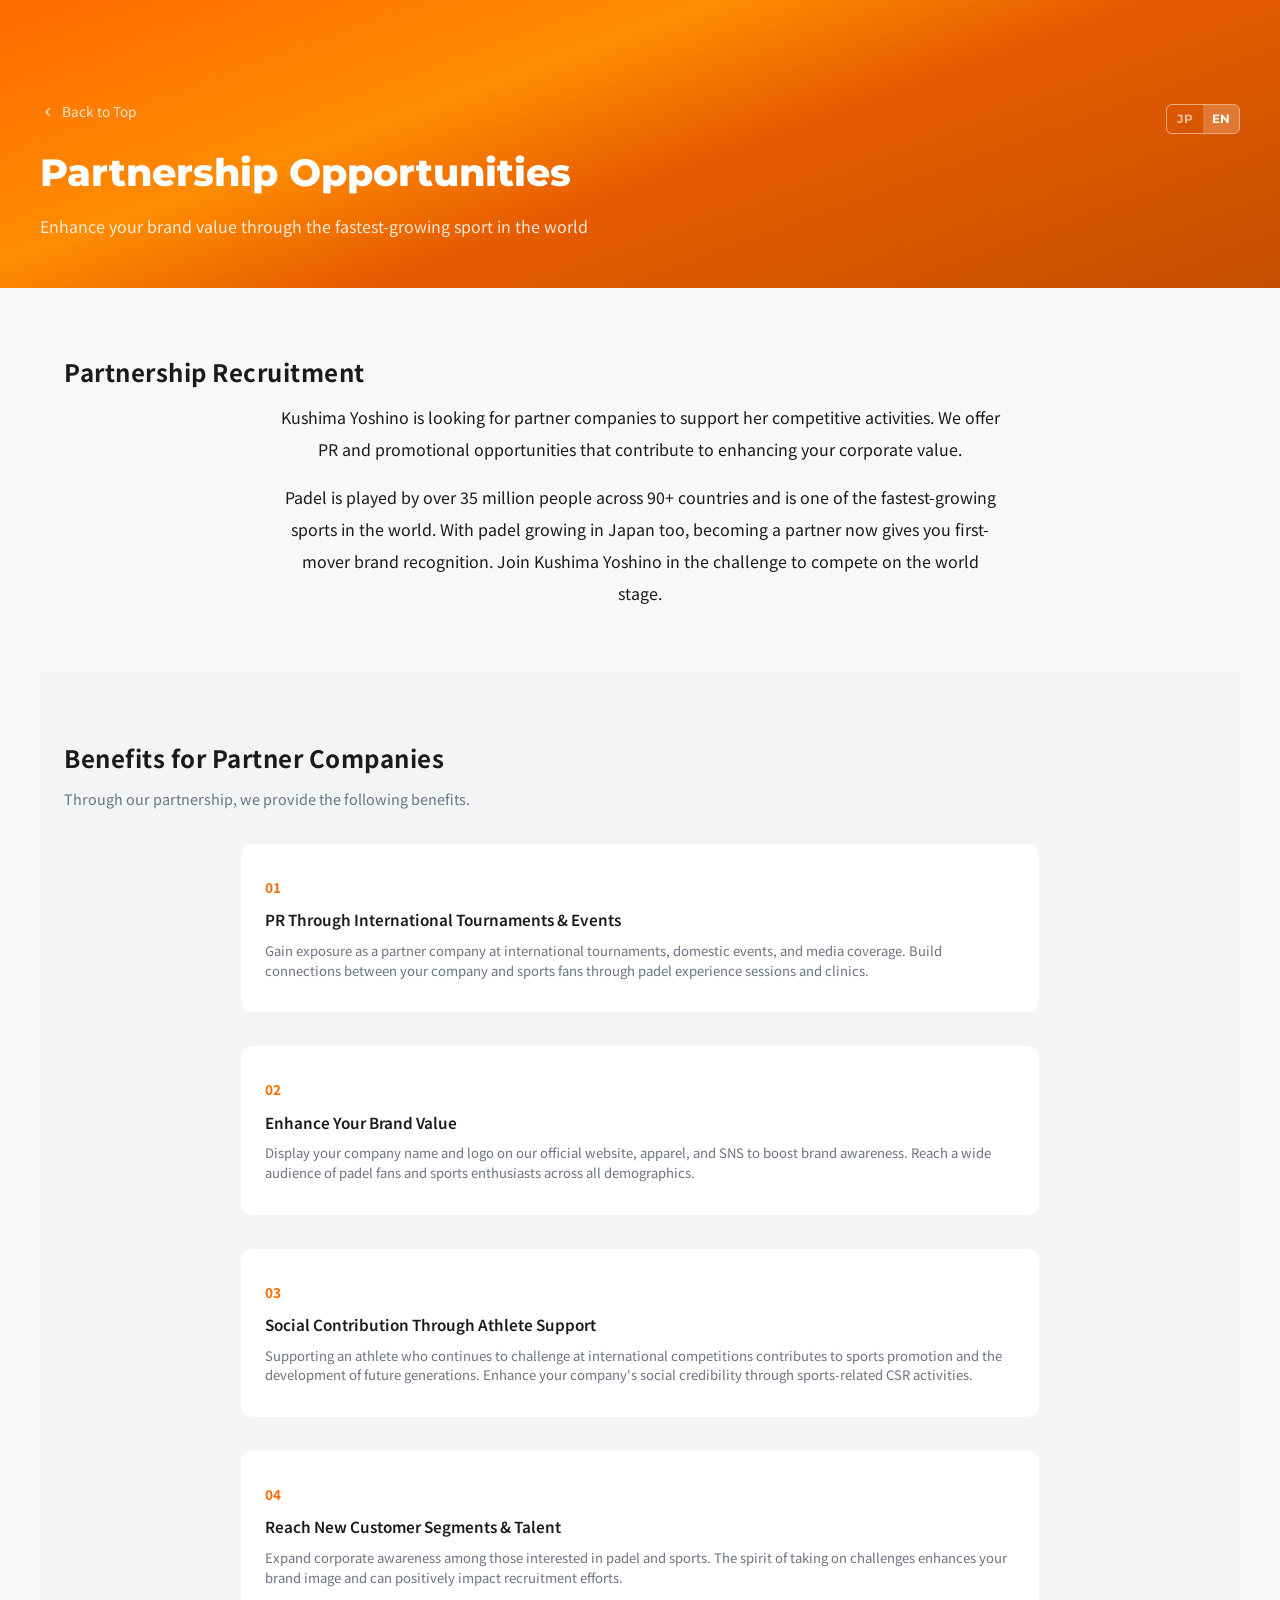
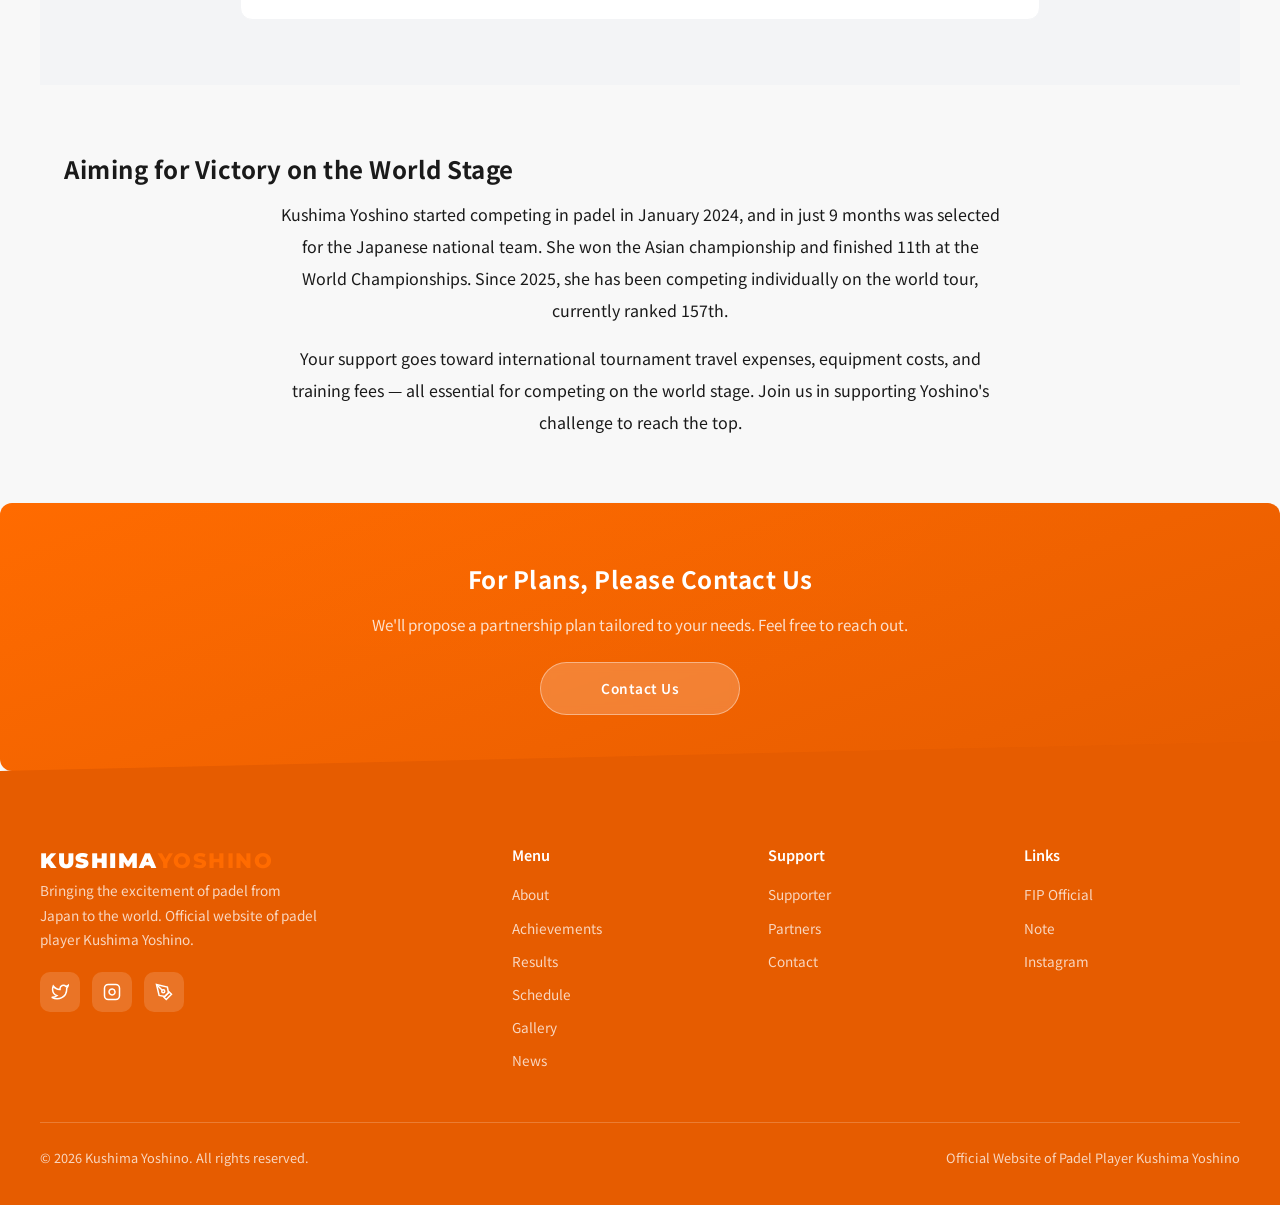
<file: partnership-en.html>
<!DOCTYPE html>
<html lang="en">
<head>
  <meta charset="UTF-8">
  <meta name="viewport" content="width=device-width, initial-scale=1.0">
  <title>Partnership | Kushima Yoshino Official Website</title>
  <meta name="description" content="Partnership opportunities with padel player Kushima Yoshino. Corporate sponsorship information.">
  <link rel="preconnect" href="https://fonts.googleapis.com">
  <link rel="preconnect" href="https://fonts.gstatic.com" crossorigin>
  <link href="https://fonts.googleapis.com/css2?family=Noto+Sans+JP:wght@300;400;500;700;900&family=Montserrat:wght@400;600;700;800;900&display=swap" rel="stylesheet">
  <link rel="stylesheet" href="css/style.css">
  <link rel="stylesheet" href="css/animations.css">
</head>
<body>

  <div class="page-header">
    <div class="page-header-inner">
      <div class="lang-switch" style="float: right; margin-top: 4px; display: flex; border-radius: 6px; overflow: hidden; border: 1.5px solid rgba(255,255,255,0.5);">
        <a href="partnership.html" style="display: block; width: 36px; padding: 4px 0; text-align: center; font-family: 'Montserrat', sans-serif; font-size: 0.75rem; font-weight: 700; letter-spacing: 0.5px; background: transparent; color: rgba(255,255,255,0.6); transition: 0.3s ease; text-decoration: none;">JP</a>
        <a href="partnership-en.html" class="active" style="display: block; width: 36px; padding: 4px 0; text-align: center; font-family: 'Montserrat', sans-serif; font-size: 0.75rem; font-weight: 700; letter-spacing: 0.5px; background: rgba(255,255,255,0.2); color: #fff; transition: 0.3s ease; text-decoration: none;">EN</a>
      </div>
      <a href="en.html" class="back">
        <svg width="16" height="16" viewBox="0 0 24 24" fill="none" stroke="currentColor" stroke-width="2"><polyline points="15 18 9 12 15 6"/></svg>
        Back to Top
      </a>
      <h1>Partnership Opportunities</h1>
      <p>Enhance your brand value through the fastest-growing sport in the world</p>
    </div>
  </div>

  <!-- ===== Introduction ===== -->
  <div class="detail-section">
    <h2 class="detail-section-title">Partnership Recruitment</h2>
    <div style="max-width: 720px; margin: 0 auto; text-align: center; line-height: 2; color: var(--light);">
      <p style="font-size: 1rem; margin-bottom: 16px;">
        Kushima Yoshino is looking for partner companies to support her competitive activities. We offer PR and promotional opportunities that contribute to enhancing your corporate value.
      </p>
      <p style="font-size: 1rem;">
        Padel is played by over 35 million people across 90+ countries and is one of the fastest-growing sports in the world. With padel growing in Japan too, becoming a partner now gives you first-mover brand recognition. Join Kushima Yoshino in the challenge to compete on the world stage.
      </p>
    </div>
  </div>

  <!-- ===== Partner Benefits ===== -->
  <div class="detail-section" style="background: var(--gray-light);">
    <h2 class="detail-section-title">Benefits for Partner Companies</h2>
    <p class="detail-section-subtitle">Through our partnership, we provide the following benefits.</p>

    <div style="max-width: 800px; margin: 0 auto; display: flex; flex-direction: column; gap: 32px;">
      <div class="fund-usage-card" style="text-align: left;">
        <h4 style="color: var(--primary); font-size: 0.85rem; font-weight: 700; margin-bottom: 8px;">01</h4>
        <h4 style="margin-bottom: 8px;">PR Through International Tournaments & Events</h4>
        <p>Gain exposure as a partner company at international tournaments, domestic events, and media coverage. Build connections between your company and sports fans through padel experience sessions and clinics.</p>
      </div>
      <div class="fund-usage-card" style="text-align: left;">
        <h4 style="color: var(--primary); font-size: 0.85rem; font-weight: 700; margin-bottom: 8px;">02</h4>
        <h4 style="margin-bottom: 8px;">Enhance Your Brand Value</h4>
        <p>Display your company name and logo on our official website, apparel, and SNS to boost brand awareness. Reach a wide audience of padel fans and sports enthusiasts across all demographics.</p>
      </div>
      <div class="fund-usage-card" style="text-align: left;">
        <h4 style="color: var(--primary); font-size: 0.85rem; font-weight: 700; margin-bottom: 8px;">03</h4>
        <h4 style="margin-bottom: 8px;">Social Contribution Through Athlete Support</h4>
        <p>Supporting an athlete who continues to challenge at international competitions contributes to sports promotion and the development of future generations. Enhance your company's social credibility through sports-related CSR activities.</p>
      </div>
      <div class="fund-usage-card" style="text-align: left;">
        <h4 style="color: var(--primary); font-size: 0.85rem; font-weight: 700; margin-bottom: 8px;">04</h4>
        <h4 style="margin-bottom: 8px;">Reach New Customer Segments & Talent</h4>
        <p>Expand corporate awareness among those interested in padel and sports. The spirit of taking on challenges enhances your brand image and can positively impact recruitment efforts.</p>
      </div>
    </div>
  </div>

  <!-- ===== Achievements ===== -->
  <div class="detail-section">
    <h2 class="detail-section-title">Aiming for Victory on the World Stage</h2>
    <div style="max-width: 720px; margin: 0 auto; text-align: center; line-height: 2; color: var(--light);">
      <p style="font-size: 1rem; margin-bottom: 16px;">
        Kushima Yoshino started competing in padel in January 2024, and in just 9 months was selected for the Japanese national team. She won the Asian championship and finished 11th at the World Championships. Since 2025, she has been competing individually on the world tour, currently ranked 157th.
      </p>
      <p style="font-size: 1rem;">
        Your support goes toward international tournament travel expenses, equipment costs, and training fees — all essential for competing on the world stage. Join us in supporting Yoshino's challenge to reach the top.
      </p>
    </div>
  </div>

  <!-- ===== Contact CTA ===== -->
  <div class="detail-cta">
    <h3>For Plans, Please Contact Us</h3>
    <p>We'll propose a partnership plan tailored to your needs. Feel free to reach out.</p>
    <a href="en.html?category=sponsor#contact" class="btn btn-outline">Contact Us</a>
  </div>

  <!-- ===== Footer ===== -->
  <footer class="footer">
    <div class="footer-inner">
      <div class="footer-top">
        <div class="footer-brand">
          <a href="en.html" class="nav-logo">KUSHIMA<span>YOSHINO</span></a>
          <p>Bringing the excitement of padel from Japan to the world. Official website of padel player Kushima Yoshino.</p>
          <div class="footer-social">
            <a href="https://x.com/yoshino327padel" target="_blank" rel="noopener" aria-label="X (Twitter)">
              <svg width="18" height="18" viewBox="0 0 24 24" fill="none" stroke="currentColor" stroke-width="2"><path d="M23 3a10.9 10.9 0 0 1-3.14 1.53 4.48 4.48 0 0 0-7.86 3v1A10.66 10.66 0 0 1 3 4s-4 9 5 13a11.64 11.64 0 0 1-7 2c9 5 20 0 20-11.5a4.5 4.5 0 0 0-.08-.83A7.72 7.72 0 0 0 23 3z"/></svg>
            </a>
            <a href="https://www.instagram.com/yoshino327_padel/" target="_blank" rel="noopener" aria-label="Instagram">
              <svg width="18" height="18" viewBox="0 0 24 24" fill="none" stroke="currentColor" stroke-width="2"><rect x="2" y="2" width="20" height="20" rx="5" ry="5"/><path d="M16 11.37A4 4 0 1 1 12.63 8 4 4 0 0 1 16 11.37z"/><line x1="17.5" y1="6.5" x2="17.51" y2="6.5"/></svg>
            </a>
            <a href="https://note.com/yoshino327_padel" target="_blank" rel="noopener" aria-label="Note">
              <svg width="18" height="18" viewBox="0 0 24 24" fill="none" stroke="currentColor" stroke-width="2"><path d="M12 19l7-7 3 3-7 7-3-3z"/><path d="M18 13l-1.5-7.5L2 2l3.5 14.5L13 18l5-5z"/><path d="M2 2l7.586 7.586"/><circle cx="11" cy="11" r="2"/></svg>
            </a>
          </div>
        </div>
        <div class="footer-col">
          <h4>Menu</h4>
          <a href="en.html#about">About</a>
          <a href="en.html#achievements">Achievements</a>
          <a href="en.html#results">Results</a>
          <a href="en.html#schedule">Schedule</a>
          <a href="en.html#gallery">Gallery</a>
          <a href="en.html#news">News</a>
        </div>
        <div class="footer-col">
          <h4>Support</h4>
          <a href="support-en.html">Supporter</a>
          <a href="partnership-en.html">Partners</a>
          <a href="en.html#contact">Contact</a>
        </div>
        <div class="footer-col">
          <h4>Links</h4>
          <a href="https://www.padelfip.com/player/yoshino-kushima/" target="_blank" rel="noopener">FIP Official</a>
          <a href="https://note.com/yoshino327_padel" target="_blank" rel="noopener">Note</a>
          <a href="https://www.instagram.com/yoshino327_padel/" target="_blank" rel="noopener">Instagram</a>
        </div>
      </div>
      <div class="footer-bottom">
        <p>&copy; 2026 Kushima Yoshino. All rights reserved.</p>
        <p>Official Website of Padel Player Kushima Yoshino</p>
      </div>
    </div>
  </footer>

</body>
</html>
</file>
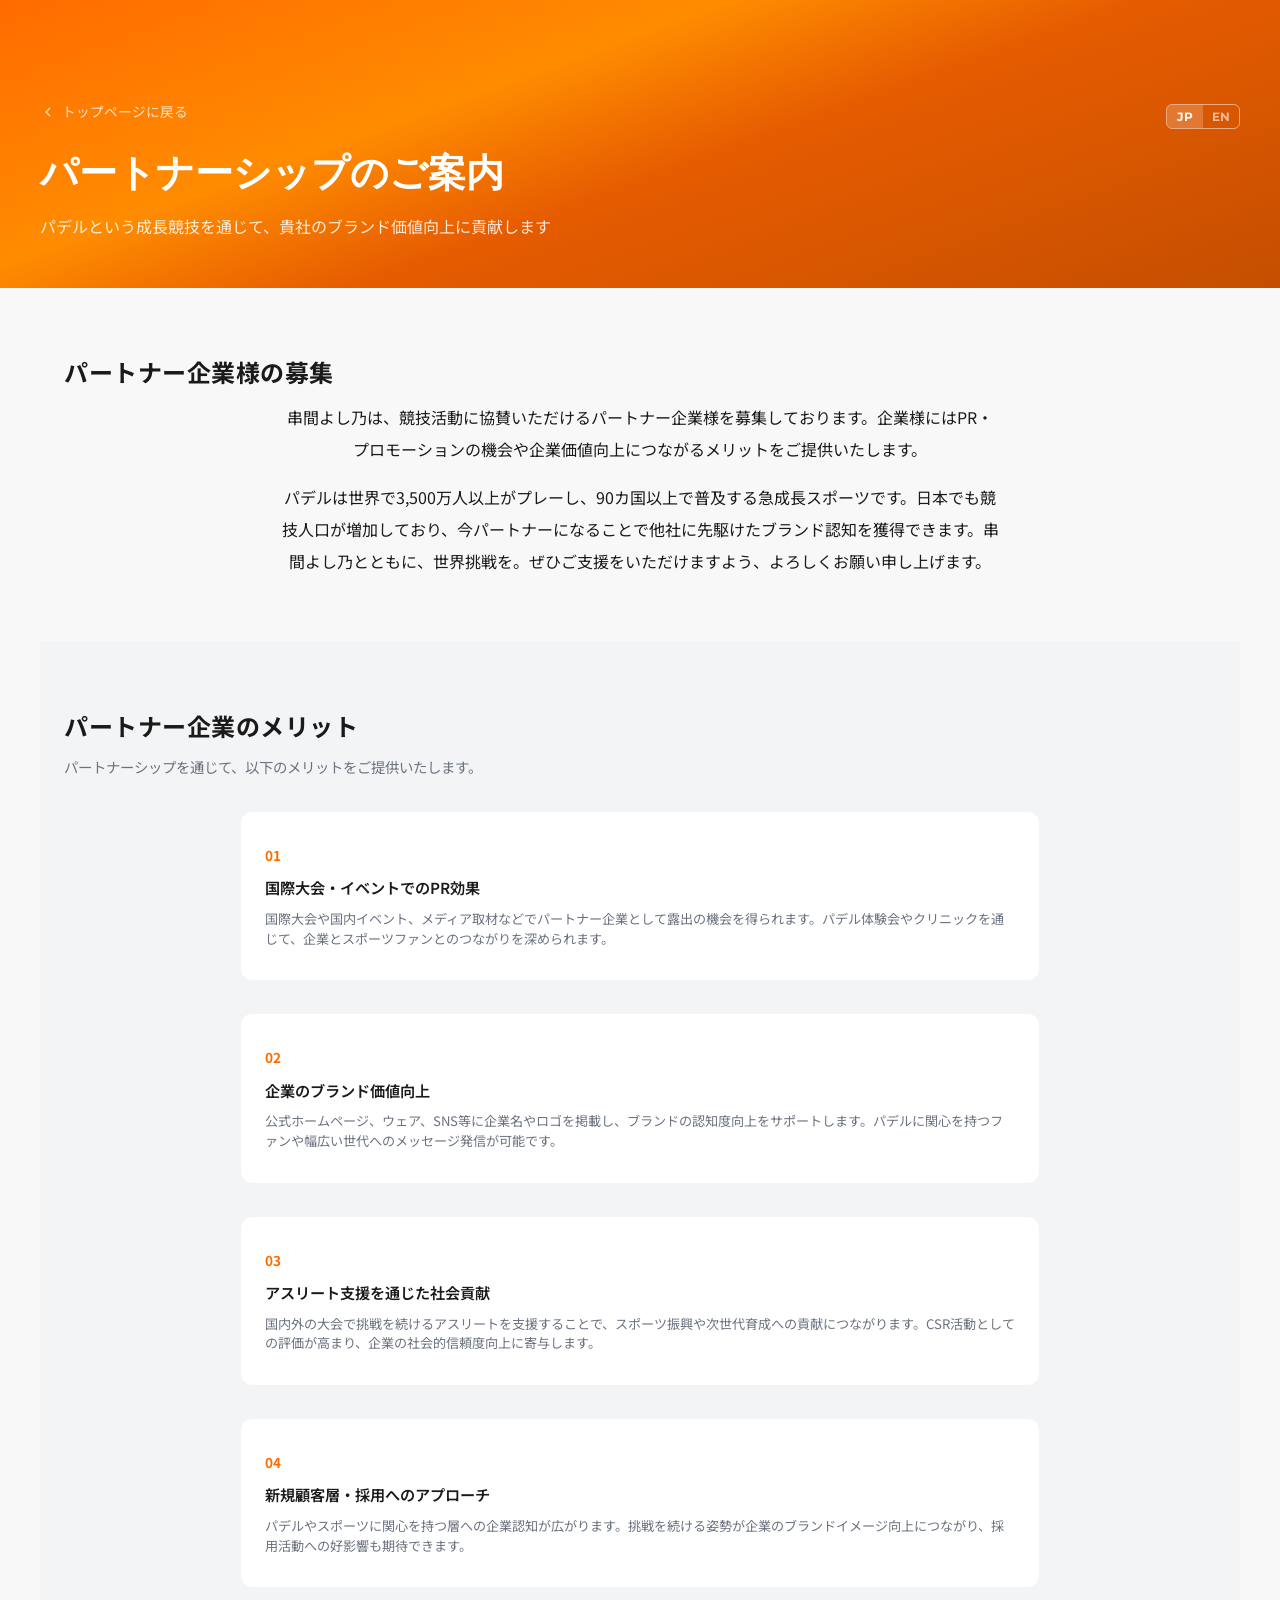
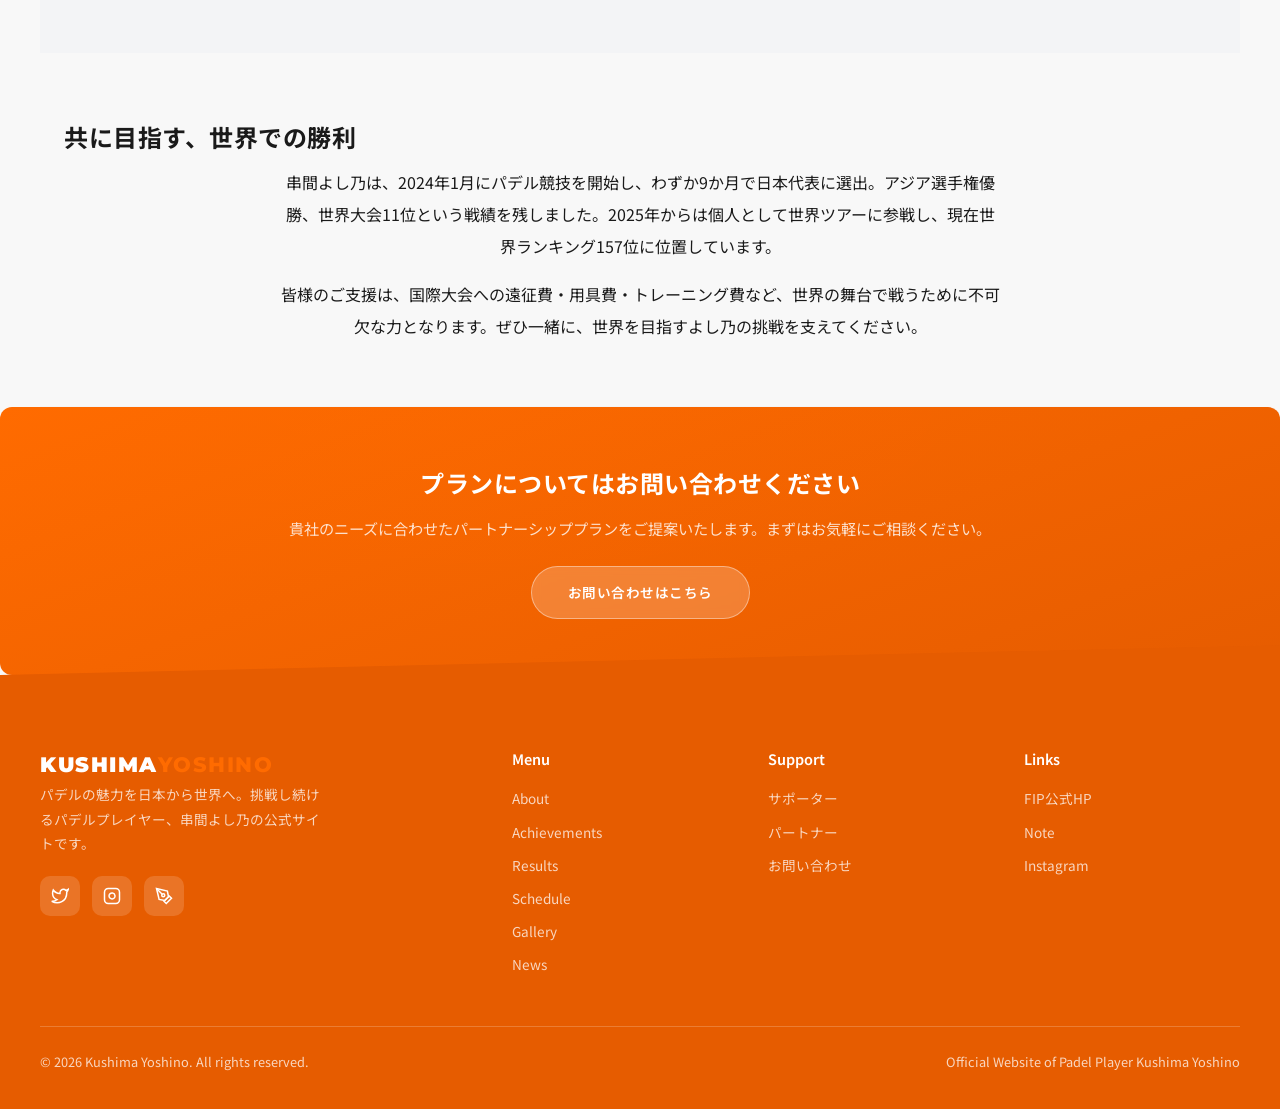
<file: partnership.html>
<!DOCTYPE html>
<html lang="ja">
<head>
  <meta charset="UTF-8">
  <meta name="viewport" content="width=device-width, initial-scale=1.0">
  <title>パートナーシップ | 串間よし乃 公式サイト</title>
  <meta name="description" content="パデル選手串間よし乃とのパートナーシップのご案内。企業スポンサー・サポーター募集。">
  <link rel="preconnect" href="https://fonts.googleapis.com">
  <link rel="preconnect" href="https://fonts.gstatic.com" crossorigin>
  <link href="https://fonts.googleapis.com/css2?family=Noto+Sans+JP:wght@300;400;500;700;900&family=Montserrat:wght@400;600;700;800;900&display=swap" rel="stylesheet">
  <link rel="stylesheet" href="css/style.css">
  <link rel="stylesheet" href="css/animations.css">
</head>
<body>

  <div class="page-header">
    <div class="page-header-inner">
      <div class="lang-switch" style="float: right; margin-top: 4px; display: flex; border-radius: 6px; overflow: hidden; border: 1.5px solid rgba(255,255,255,0.5);">
        <button class="active" onclick="switchLang('ja')" style="width: 36px; padding: 4px 0; border: none; cursor: pointer; font-family: 'Montserrat', sans-serif; font-size: 0.75rem; font-weight: 700; letter-spacing: 0.5px; background: rgba(255,255,255,0.2); color: #fff; transition: 0.3s ease;">JP</button>
        <button onclick="switchLang('en')" style="width: 36px; padding: 4px 0; border: none; cursor: pointer; font-family: 'Montserrat', sans-serif; font-size: 0.75rem; font-weight: 700; letter-spacing: 0.5px; background: transparent; color: rgba(255,255,255,0.6); transition: 0.3s ease;">EN</button>
      </div>
      <a href="index.html" class="back" data-i18n="partnership-back">
        <svg width="16" height="16" viewBox="0 0 24 24" fill="none" stroke="currentColor" stroke-width="2"><polyline points="15 18 9 12 15 6"/></svg>
        トップページに戻る
      </a>
      <h1 data-i18n="partnership-page-title">パートナーシップのご案内</h1>
      <p data-i18n="partnership-page-subtitle">パデルという成長競技を通じて、貴社のブランド価値向上に貢献します</p>
    </div>
  </div>

  <!-- ===== 導入メッセージ ===== -->
  <div class="detail-section">
    <h2 class="detail-section-title" data-i18n="ps-intro-title">パートナー企業様の募集</h2>
    <div style="max-width: 720px; margin: 0 auto; text-align: center; line-height: 2; color: var(--light);">
      <p data-i18n="ps-intro-text1" style="font-size: 1rem; margin-bottom: 16px;">
        串間よし乃は、競技活動に協賛いただけるパートナー企業様を募集しております。企業様にはPR・プロモーションの機会や企業価値向上につながるメリットをご提供いたします。
      </p>
      <p data-i18n="ps-intro-text2" style="font-size: 1rem;">
        パデルは世界で3,500万人以上がプレーし、90カ国以上で普及する急成長スポーツです。日本でも競技人口が増加しており、今パートナーになることで他社に先駆けたブランド認知を獲得できます。串間よし乃とともに、世界挑戦を。ぜひご支援をいただけますよう、よろしくお願い申し上げます。
      </p>
    </div>
  </div>

  <!-- ===== パートナー企業のメリット ===== -->
  <div class="detail-section" style="background: var(--gray-light);">
    <h2 class="detail-section-title" data-i18n="ps-benefit-title">パートナー企業のメリット</h2>
    <p class="detail-section-subtitle" data-i18n="ps-benefit-desc">パートナーシップを通じて、以下のメリットをご提供いたします。</p>

    <div style="max-width: 800px; margin: 0 auto; display: flex; flex-direction: column; gap: 32px;">
      <div class="fund-usage-card" style="text-align: left;">
        <h4 style="color: var(--primary); font-size: 0.85rem; font-weight: 700; margin-bottom: 8px;" data-i18n="ps-b1-num">01</h4>
        <h4 style="margin-bottom: 8px;" data-i18n="ps-b1-title">国際大会・イベントでのPR効果</h4>
        <p data-i18n="ps-b1-desc">国際大会や国内イベント、メディア取材などでパートナー企業として露出の機会を得られます。パデル体験会やクリニックを通じて、企業とスポーツファンとのつながりを深められます。</p>
      </div>
      <div class="fund-usage-card" style="text-align: left;">
        <h4 style="color: var(--primary); font-size: 0.85rem; font-weight: 700; margin-bottom: 8px;" data-i18n="ps-b2-num">02</h4>
        <h4 style="margin-bottom: 8px;" data-i18n="ps-b2-title">企業のブランド価値向上</h4>
        <p data-i18n="ps-b2-desc">公式ホームページ、ウェア、SNS等に企業名やロゴを掲載し、ブランドの認知度向上をサポートします。パデルに関心を持つファンや幅広い世代へのメッセージ発信が可能です。</p>
      </div>
      <div class="fund-usage-card" style="text-align: left;">
        <h4 style="color: var(--primary); font-size: 0.85rem; font-weight: 700; margin-bottom: 8px;" data-i18n="ps-b3-num">03</h4>
        <h4 style="margin-bottom: 8px;" data-i18n="ps-b3-title">アスリート支援を通じた社会貢献</h4>
        <p data-i18n="ps-b3-desc">国内外の大会で挑戦を続けるアスリートを支援することで、スポーツ振興や次世代育成への貢献につながります。CSR活動としての評価が高まり、企業の社会的信頼度向上に寄与します。</p>
      </div>
      <div class="fund-usage-card" style="text-align: left;">
        <h4 style="color: var(--primary); font-size: 0.85rem; font-weight: 700; margin-bottom: 8px;" data-i18n="ps-b4-num">04</h4>
        <h4 style="margin-bottom: 8px;" data-i18n="ps-b4-title">新規顧客層・採用へのアプローチ</h4>
        <p data-i18n="ps-b4-desc">パデルやスポーツに関心を持つ層への企業認知が広がります。挑戦を続ける姿勢が企業のブランドイメージ向上につながり、採用活動への好影響も期待できます。</p>
      </div>
    </div>
  </div>

  <!-- ===== 実績紹介 ===== -->
  <div class="detail-section">
    <h2 class="detail-section-title" data-i18n="ps-achievement-title">共に目指す、世界での勝利</h2>
    <div style="max-width: 720px; margin: 0 auto; text-align: center; line-height: 2; color: var(--light);">
      <p data-i18n="ps-achievement-text1" style="font-size: 1rem; margin-bottom: 16px;">
        串間よし乃は、2024年1月にパデル競技を開始し、わずか9か月で日本代表に選出。アジア選手権優勝、世界大会11位という戦績を残しました。2025年からは個人として世界ツアーに参戦し、現在世界ランキング157位に位置しています。
      </p>
      <p data-i18n="ps-achievement-text2" style="font-size: 1rem;">
        皆様のご支援は、国際大会への遠征費・用具費・トレーニング費など、世界の舞台で戦うために不可欠な力となります。ぜひ一緒に、世界を目指すよし乃の挑戦を支えてください。
      </p>
    </div>
  </div>

  <!-- ===== Contact CTA ===== -->
  <div class="detail-cta">
    <h3 data-i18n="pcta-title">プランについてはお問い合わせください</h3>
    <p data-i18n="pcta-desc">貴社のニーズに合わせたパートナーシッププランをご提案いたします。まずはお気軽にご相談ください。</p>
    <a href="index.html?category=sponsor#contact" class="btn btn-outline" data-i18n="pcta-btn">お問い合わせはこちら</a>
  </div>

  <!-- ===== Footer ===== -->
  <footer class="footer">
    <div class="footer-inner">
      <div class="footer-top">
        <div class="footer-brand">
          <a href="index.html" class="nav-logo">KUSHIMA<span>YOSHINO</span></a>
          <p data-i18n="footer-desc">パデルの魅力を日本から世界へ。挑戦し続けるパデルプレイヤー、串間よし乃の公式サイトです。</p>
          <div class="footer-social">
            <a href="https://x.com/yoshino327padel" target="_blank" rel="noopener" aria-label="X (Twitter)">
              <svg width="18" height="18" viewBox="0 0 24 24" fill="none" stroke="currentColor" stroke-width="2"><path d="M23 3a10.9 10.9 0 0 1-3.14 1.53 4.48 4.48 0 0 0-7.86 3v1A10.66 10.66 0 0 1 3 4s-4 9 5 13a11.64 11.64 0 0 1-7 2c9 5 20 0 20-11.5a4.5 4.5 0 0 0-.08-.83A7.72 7.72 0 0 0 23 3z"/></svg>
            </a>
            <a href="https://www.instagram.com/yoshino327_padel/" target="_blank" rel="noopener" aria-label="Instagram">
              <svg width="18" height="18" viewBox="0 0 24 24" fill="none" stroke="currentColor" stroke-width="2"><rect x="2" y="2" width="20" height="20" rx="5" ry="5"/><path d="M16 11.37A4 4 0 1 1 12.63 8 4 4 0 0 1 16 11.37z"/><line x1="17.5" y1="6.5" x2="17.51" y2="6.5"/></svg>
            </a>
            <a href="https://note.com/yoshino327_padel" target="_blank" rel="noopener" aria-label="Note">
              <svg width="18" height="18" viewBox="0 0 24 24" fill="none" stroke="currentColor" stroke-width="2"><path d="M12 19l7-7 3 3-7 7-3-3z"/><path d="M18 13l-1.5-7.5L2 2l3.5 14.5L13 18l5-5z"/><path d="M2 2l7.586 7.586"/><circle cx="11" cy="11" r="2"/></svg>
            </a>
          </div>
        </div>
        <div class="footer-col">
          <h4>Menu</h4>
          <a href="index.html#about">About</a>
          <a href="index.html#achievements">Achievements</a>
          <a href="index.html#results">Results</a>
          <a href="index.html#schedule">Schedule</a>
          <a href="index.html#gallery">Gallery</a>
          <a href="index.html#news">News</a>
        </div>
        <div class="footer-col">
          <h4>Support</h4>
          <a href="support.html">サポーター</a>
          <a href="partnership.html">パートナー</a>
          <a href="index.html#contact" data-i18n="footer-support-contact">お問い合わせ</a>
        </div>
        <div class="footer-col">
          <h4>Links</h4>
          <a href="https://www.padelfip.com/player/yoshino-kushima/" target="_blank" rel="noopener" data-i18n="footer-fip">FIP公式HP</a>
          <a href="https://note.com/yoshino327_padel" target="_blank" rel="noopener">Note</a>
          <a href="https://www.instagram.com/yoshino327_padel/" target="_blank" rel="noopener">Instagram</a>
        </div>
      </div>
      <div class="footer-bottom">
        <p data-i18n="footer-copyright">&copy; 2026 Kushima Yoshino. All rights reserved.</p>
        <p>Official Website of Padel Player Kushima Yoshino</p>
      </div>
    </div>
  </footer>

  <script src="translations.js"></script>
</body>
</html>
</file>
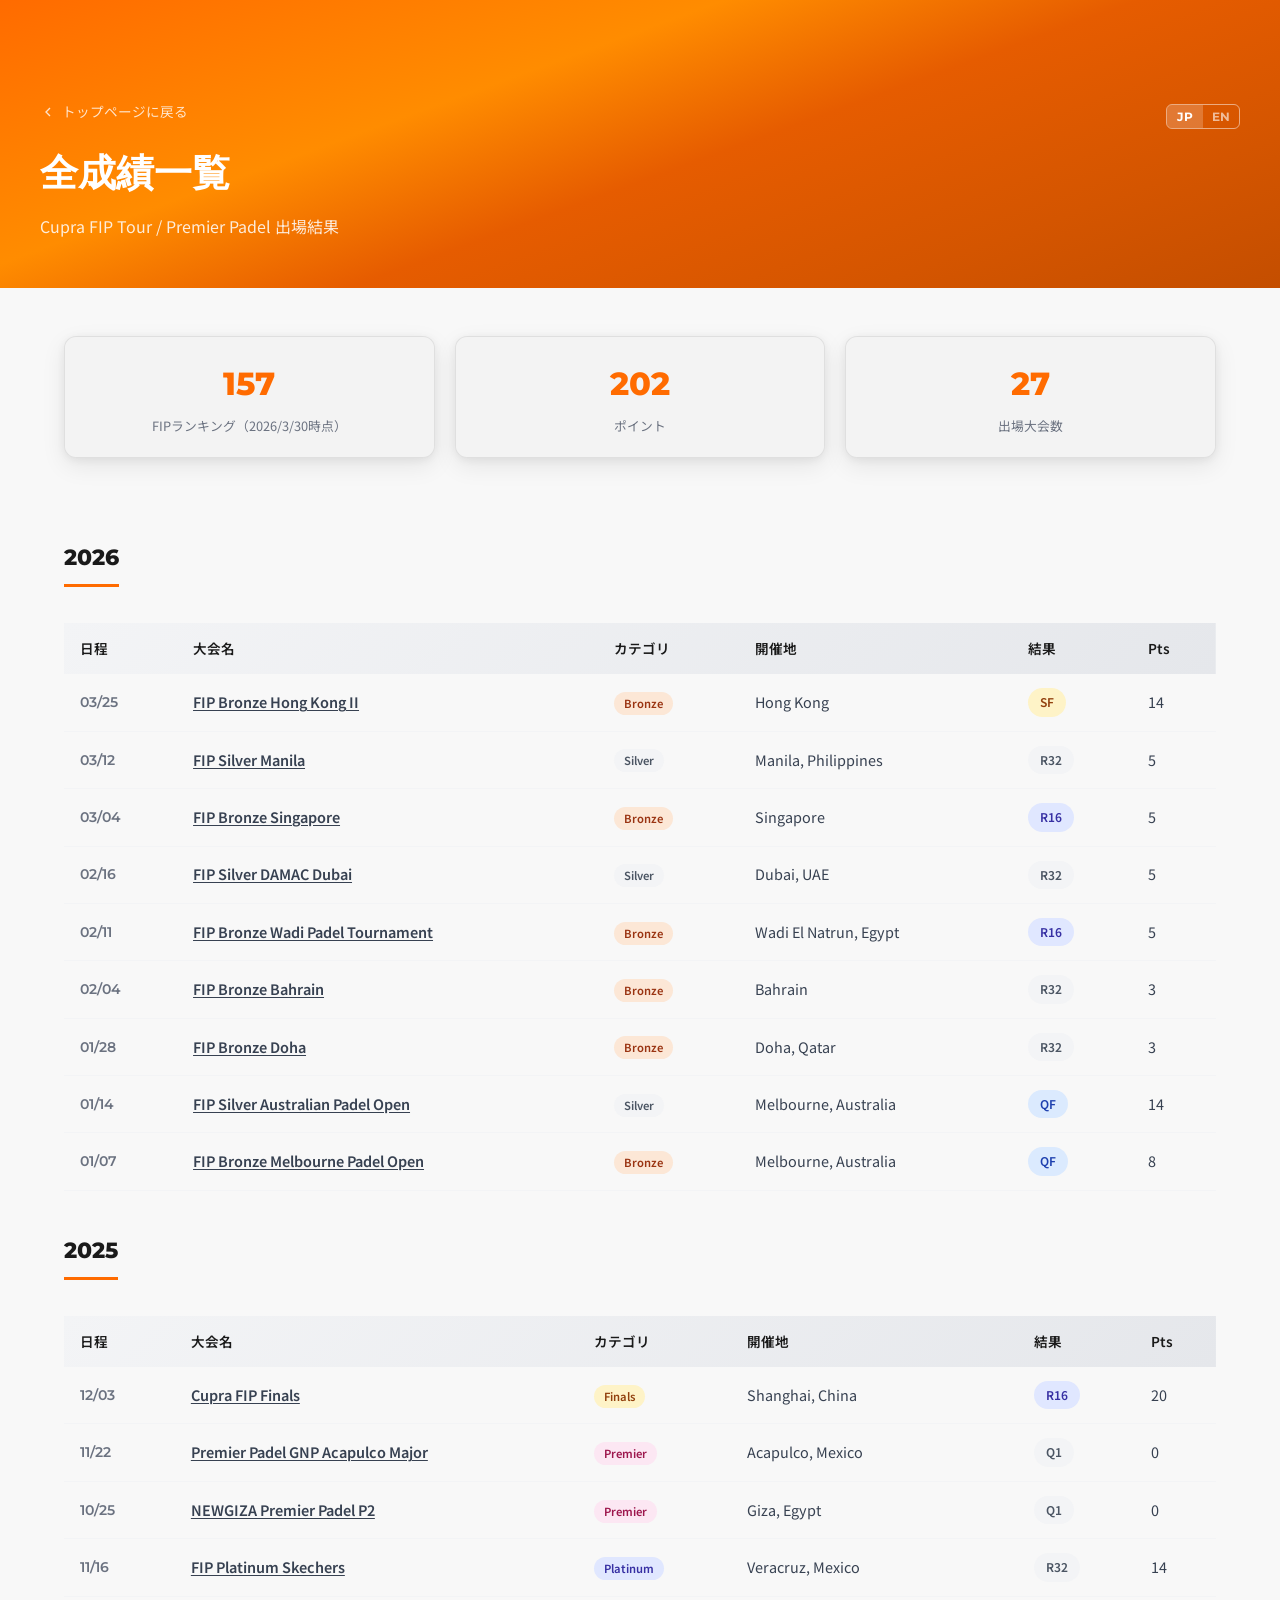
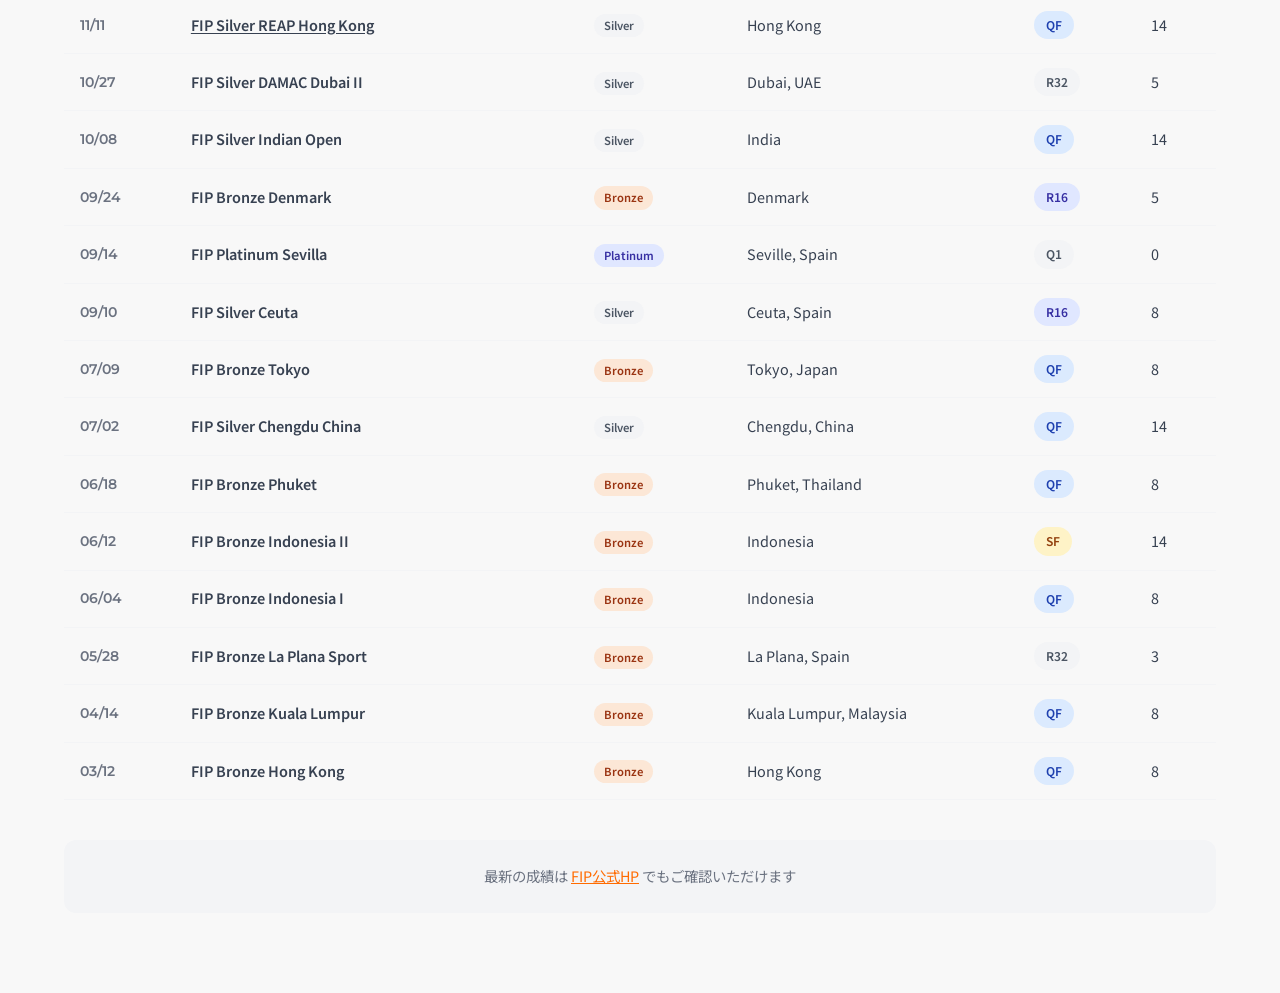
<file: results.html>
<!DOCTYPE html>
<html lang="ja">
<head>
  <meta charset="UTF-8">
  <meta name="viewport" content="width=device-width, initial-scale=1.0">
  <title>全成績一覧 | 串間よし乃 公式サイト</title>
  <meta name="description" content="パデル選手串間よし乃の全大会成績一覧。FIP Tour、Premier Padelの出場結果を掲載。">
  <link rel="preconnect" href="https://fonts.googleapis.com">
  <link rel="preconnect" href="https://fonts.gstatic.com" crossorigin>
  <link href="https://fonts.googleapis.com/css2?family=Noto+Sans+JP:wght@300;400;500;700;900&family=Montserrat:wght@400;600;700;800;900&display=swap" rel="stylesheet">
  <link rel="stylesheet" href="css/style.css">
  <link rel="stylesheet" href="css/animations.css">
</head>
<body>

  <div class="page-header">
    <div class="page-header-inner">
      <div class="lang-switch" style="float: right; margin-top: 4px; display: flex; border-radius: 6px; overflow: hidden; border: 1.5px solid rgba(255,255,255,0.5);">
        <button class="active" onclick="switchLang('ja')" style="width: 36px; padding: 4px 0; border: none; cursor: pointer; font-family: 'Montserrat', sans-serif; font-size: 0.75rem; font-weight: 700; letter-spacing: 0.5px; background: rgba(255,255,255,0.2); color: #fff; transition: 0.3s ease;">JP</button>
        <button onclick="switchLang('en')" style="width: 36px; padding: 4px 0; border: none; cursor: pointer; font-family: 'Montserrat', sans-serif; font-size: 0.75rem; font-weight: 700; letter-spacing: 0.5px; background: transparent; color: rgba(255,255,255,0.6); transition: 0.3s ease;">EN</button>
      </div>
      <a href="index.html" class="back" data-i18n="results-back">
        <svg width="16" height="16" viewBox="0 0 24 24" fill="none" stroke="currentColor" stroke-width="2"><polyline points="15 18 9 12 15 6"/></svg>
        トップページに戻る
      </a>
      <h1 data-i18n="results-page-title">全成績一覧</h1>
      <p>Cupra FIP Tour / Premier Padel 出場結果</p>
    </div>
  </div>

  <div class="main">

    <div class="stats-row">
      <div class="stat-card">
        <div class="stat-card-num">157</div>
        <div class="stat-card-label" data-i18n="rp-stat-1">FIPランキング（2026/3/30時点）</div>
      </div>
      <div class="stat-card">
        <div class="stat-card-num">202</div>
        <div class="stat-card-label" data-i18n="rp-stat-2">ポイント</div>
      </div>
      <div class="stat-card">
        <div class="stat-card-num">27</div>
        <div class="stat-card-label" data-i18n="rp-stat-3">出場大会数</div>
      </div>
    </div>

    <!-- 2026 -->
    <div class="year-heading">2026</div>
    <div class="table-scroll-wrapper">
    <table class="results-table">
      <thead>
        <tr>
          <th data-i18n="results-th-date">日程</th>
          <th data-i18n="results-th-tournament">大会名</th>
          <th class="hide-mobile" data-i18n="rp-th-category">カテゴリ</th>
          <th data-i18n="results-th-location">開催地</th>
          <th data-i18n="results-th-result">結果</th>
          <th>Pts</th>
        </tr>
      </thead>
      <tbody>
        <tr>
          <td class="date-cell">03/25</td>
          <td class="tournament-cell"><a href="https://www.padelfip.com/events/fip-bronze-hong-kong-ii-2026/" target="_blank" rel="noopener">FIP Bronze Hong Kong II</a></td>
          <td class="hide-mobile"><span class="cat-badge cat-bronze">Bronze</span></td>
          <td>Hong Kong</td>
          <td><span class="result-badge sf">SF</span></td>
          <td>14</td>
        </tr>
        <tr>
          <td class="date-cell">03/12</td>
          <td class="tournament-cell"><a href="https://www.padelfip.com/events/fip-silver-manila-2026/" target="_blank" rel="noopener">FIP Silver Manila</a></td>
          <td class="hide-mobile"><span class="cat-badge cat-silver">Silver</span></td>
          <td>Manila, Philippines</td>
          <td><span class="result-badge r32">R32</span></td>
          <td>5</td>
        </tr>
        <tr>
          <td class="date-cell">03/04</td>
          <td class="tournament-cell"><a href="https://www.padelfip.com/events/fip-bronze-singapore-2026/" target="_blank" rel="noopener">FIP Bronze Singapore</a></td>
          <td class="hide-mobile"><span class="cat-badge cat-bronze">Bronze</span></td>
          <td>Singapore</td>
          <td><span class="result-badge r16">R16</span></td>
          <td>5</td>
        </tr>
        <tr>
          <td class="date-cell">02/16</td>
          <td class="tournament-cell"><a href="https://www.padelfip.com/events/fip-silver-damac-dubai-2026/" target="_blank" rel="noopener">FIP Silver DAMAC Dubai</a></td>
          <td class="hide-mobile"><span class="cat-badge cat-silver">Silver</span></td>
          <td>Dubai, UAE</td>
          <td><span class="result-badge r32">R32</span></td>
          <td>5</td>
        </tr>
        <tr>
          <td class="date-cell">02/11</td>
          <td class="tournament-cell"><a href="https://www.padelfip.com/events/fip-bronze-wadi-padel-tournament-2026/" target="_blank" rel="noopener">FIP Bronze Wadi Padel Tournament</a></td>
          <td class="hide-mobile"><span class="cat-badge cat-bronze">Bronze</span></td>
          <td>Wadi El Natrun, Egypt</td>
          <td><span class="result-badge r16">R16</span></td>
          <td>5</td>
        </tr>
        <tr>
          <td class="date-cell">02/04</td>
          <td class="tournament-cell"><a href="https://www.padelfip.com/events/fip-bronze-bahrain-2026/" target="_blank" rel="noopener">FIP Bronze Bahrain</a></td>
          <td class="hide-mobile"><span class="cat-badge cat-bronze">Bronze</span></td>
          <td>Bahrain</td>
          <td><span class="result-badge r32">R32</span></td>
          <td>3</td>
        </tr>
        <tr>
          <td class="date-cell">01/28</td>
          <td class="tournament-cell"><a href="https://www.padelfip.com/events/fip-bronze-doha-2026/" target="_blank" rel="noopener">FIP Bronze Doha</a></td>
          <td class="hide-mobile"><span class="cat-badge cat-bronze">Bronze</span></td>
          <td>Doha, Qatar</td>
          <td><span class="result-badge r32">R32</span></td>
          <td>3</td>
        </tr>
        <tr>
          <td class="date-cell">01/14</td>
          <td class="tournament-cell"><a href="https://www.padelfip.com/events/fip-silver-australian-padel-open-2026/" target="_blank" rel="noopener">FIP Silver Australian Padel Open</a></td>
          <td class="hide-mobile"><span class="cat-badge cat-silver">Silver</span></td>
          <td>Melbourne, Australia</td>
          <td><span class="result-badge qf">QF</span></td>
          <td>14</td>
        </tr>
        <tr>
          <td class="date-cell">01/07</td>
          <td class="tournament-cell"><a href="https://www.padelfip.com/events/fip-bronze-merlbourne-padel-open-2026/" target="_blank" rel="noopener">FIP Bronze Melbourne Padel Open</a></td>
          <td class="hide-mobile"><span class="cat-badge cat-bronze">Bronze</span></td>
          <td>Melbourne, Australia</td>
          <td><span class="result-badge qf">QF</span></td>
          <td>8</td>
        </tr>
      </tbody>
    </table>
    </div>

    <!-- 2025 -->
    <div class="year-heading">2025</div>
    <div class="table-scroll-wrapper">
    <table class="results-table">
      <thead>
        <tr>
          <th data-i18n="results-th-date">日程</th>
          <th data-i18n="results-th-tournament">大会名</th>
          <th class="hide-mobile" data-i18n="rp-th-category">カテゴリ</th>
          <th data-i18n="results-th-location">開催地</th>
          <th data-i18n="results-th-result">結果</th>
          <th>Pts</th>
        </tr>
      </thead>
      <tbody>
        <tr>
          <td class="date-cell">12/03</td>
          <td class="tournament-cell"><a href="https://www.padelfip.com/events/cupra-fip-finals-2025/" target="_blank" rel="noopener">Cupra FIP Finals</a></td>
          <td class="hide-mobile"><span class="cat-badge cat-finals">Finals</span></td>
          <td>Shanghai, China</td>
          <td><span class="result-badge r16">R16</span></td>
          <td>20</td>
        </tr>
        <tr>
          <td class="date-cell">11/22</td>
          <td class="tournament-cell"><a href="https://www.padelfip.com/events/premier-padel-gnp-acapulco-major-2025/" target="_blank" rel="noopener">Premier Padel GNP Acapulco Major</a></td>
          <td class="hide-mobile"><span class="cat-badge cat-premier">Premier</span></td>
          <td>Acapulco, Mexico</td>
          <td><span class="result-badge q1">Q1</span></td>
          <td>0</td>
        </tr>
        <tr>
          <td class="date-cell">10/25</td>
          <td class="tournament-cell"><a href="https://www.padelfip.com/events/newgiza-p2-2025/" target="_blank" rel="noopener">NEWGIZA Premier Padel P2</a></td>
          <td class="hide-mobile"><span class="cat-badge cat-premier">Premier</span></td>
          <td>Giza, Egypt</td>
          <td><span class="result-badge q1">Q1</span></td>
          <td>0</td>
        </tr>
        <tr>
          <td class="date-cell">11/16</td>
          <td class="tournament-cell"><a href="https://www.padelfip.com/events/fip-platinum-skechers-2025/" target="_blank" rel="noopener">FIP Platinum Skechers</a></td>
          <td class="hide-mobile"><span class="cat-badge cat-platinum">Platinum</span></td>
          <td>Veracruz, Mexico</td>
          <td><span class="result-badge r32">R32</span></td>
          <td>14</td>
        </tr>
        <tr>
          <td class="date-cell">11/11</td>
          <td class="tournament-cell"><a href="https://www.padelfip.com/events/fip-silver-hong-kong-2025/" target="_blank" rel="noopener">FIP Silver REAP Hong Kong</a></td>
          <td class="hide-mobile"><span class="cat-badge cat-silver">Silver</span></td>
          <td>Hong Kong</td>
          <td><span class="result-badge qf">QF</span></td>
          <td>14</td>
        </tr>
        <tr>
          <td class="date-cell">10/27</td>
          <td class="tournament-cell">FIP Silver DAMAC Dubai II</td>
          <td class="hide-mobile"><span class="cat-badge cat-silver">Silver</span></td>
          <td>Dubai, UAE</td>
          <td><span class="result-badge r32">R32</span></td>
          <td>5</td>
        </tr>
        <tr>
          <td class="date-cell">10/08</td>
          <td class="tournament-cell">FIP Silver Indian Open</td>
          <td class="hide-mobile"><span class="cat-badge cat-silver">Silver</span></td>
          <td>India</td>
          <td><span class="result-badge qf">QF</span></td>
          <td>14</td>
        </tr>
        <tr>
          <td class="date-cell">09/24</td>
          <td class="tournament-cell">FIP Bronze Denmark</td>
          <td class="hide-mobile"><span class="cat-badge cat-bronze">Bronze</span></td>
          <td>Denmark</td>
          <td><span class="result-badge r16">R16</span></td>
          <td>5</td>
        </tr>
        <tr>
          <td class="date-cell">09/14</td>
          <td class="tournament-cell">FIP Platinum Sevilla</td>
          <td class="hide-mobile"><span class="cat-badge cat-platinum">Platinum</span></td>
          <td>Seville, Spain</td>
          <td><span class="result-badge q1">Q1</span></td>
          <td>0</td>
        </tr>
        <tr>
          <td class="date-cell">09/10</td>
          <td class="tournament-cell">FIP Silver Ceuta</td>
          <td class="hide-mobile"><span class="cat-badge cat-silver">Silver</span></td>
          <td>Ceuta, Spain</td>
          <td><span class="result-badge r16">R16</span></td>
          <td>8</td>
        </tr>
        <tr>
          <td class="date-cell">07/09</td>
          <td class="tournament-cell">FIP Bronze Tokyo</td>
          <td class="hide-mobile"><span class="cat-badge cat-bronze">Bronze</span></td>
          <td>Tokyo, Japan</td>
          <td><span class="result-badge qf">QF</span></td>
          <td>8</td>
        </tr>
        <tr>
          <td class="date-cell">07/02</td>
          <td class="tournament-cell">FIP Silver Chengdu China</td>
          <td class="hide-mobile"><span class="cat-badge cat-silver">Silver</span></td>
          <td>Chengdu, China</td>
          <td><span class="result-badge qf">QF</span></td>
          <td>14</td>
        </tr>
        <tr>
          <td class="date-cell">06/18</td>
          <td class="tournament-cell">FIP Bronze Phuket</td>
          <td class="hide-mobile"><span class="cat-badge cat-bronze">Bronze</span></td>
          <td>Phuket, Thailand</td>
          <td><span class="result-badge qf">QF</span></td>
          <td>8</td>
        </tr>
        <tr>
          <td class="date-cell">06/12</td>
          <td class="tournament-cell">FIP Bronze Indonesia II</td>
          <td class="hide-mobile"><span class="cat-badge cat-bronze">Bronze</span></td>
          <td>Indonesia</td>
          <td><span class="result-badge sf">SF</span></td>
          <td>14</td>
        </tr>
        <tr>
          <td class="date-cell">06/04</td>
          <td class="tournament-cell">FIP Bronze Indonesia I</td>
          <td class="hide-mobile"><span class="cat-badge cat-bronze">Bronze</span></td>
          <td>Indonesia</td>
          <td><span class="result-badge qf">QF</span></td>
          <td>8</td>
        </tr>
        <tr>
          <td class="date-cell">05/28</td>
          <td class="tournament-cell">FIP Bronze La Plana Sport</td>
          <td class="hide-mobile"><span class="cat-badge cat-bronze">Bronze</span></td>
          <td>La Plana, Spain</td>
          <td><span class="result-badge r32">R32</span></td>
          <td>3</td>
        </tr>
        <tr>
          <td class="date-cell">04/14</td>
          <td class="tournament-cell">FIP Bronze Kuala Lumpur</td>
          <td class="hide-mobile"><span class="cat-badge cat-bronze">Bronze</span></td>
          <td>Kuala Lumpur, Malaysia</td>
          <td><span class="result-badge qf">QF</span></td>
          <td>8</td>
        </tr>
        <tr>
          <td class="date-cell">03/12</td>
          <td class="tournament-cell">FIP Bronze Hong Kong</td>
          <td class="hide-mobile"><span class="cat-badge cat-bronze">Bronze</span></td>
          <td>Hong Kong</td>
          <td><span class="result-badge qf">QF</span></td>
          <td>8</td>
        </tr>
      </tbody>
    </table>
    </div>

    <div class="fip-link">
      <span data-i18n="rp-fip-note">最新の成績は <a href="https://www.padelfip.com/player/yoshino-kushima/" target="_blank" rel="noopener">FIP公式HP</a> でもご確認いただけます</span>
    </div>

  </div>

  <script src="translations.js"></script>
</body>
</html>
</file>
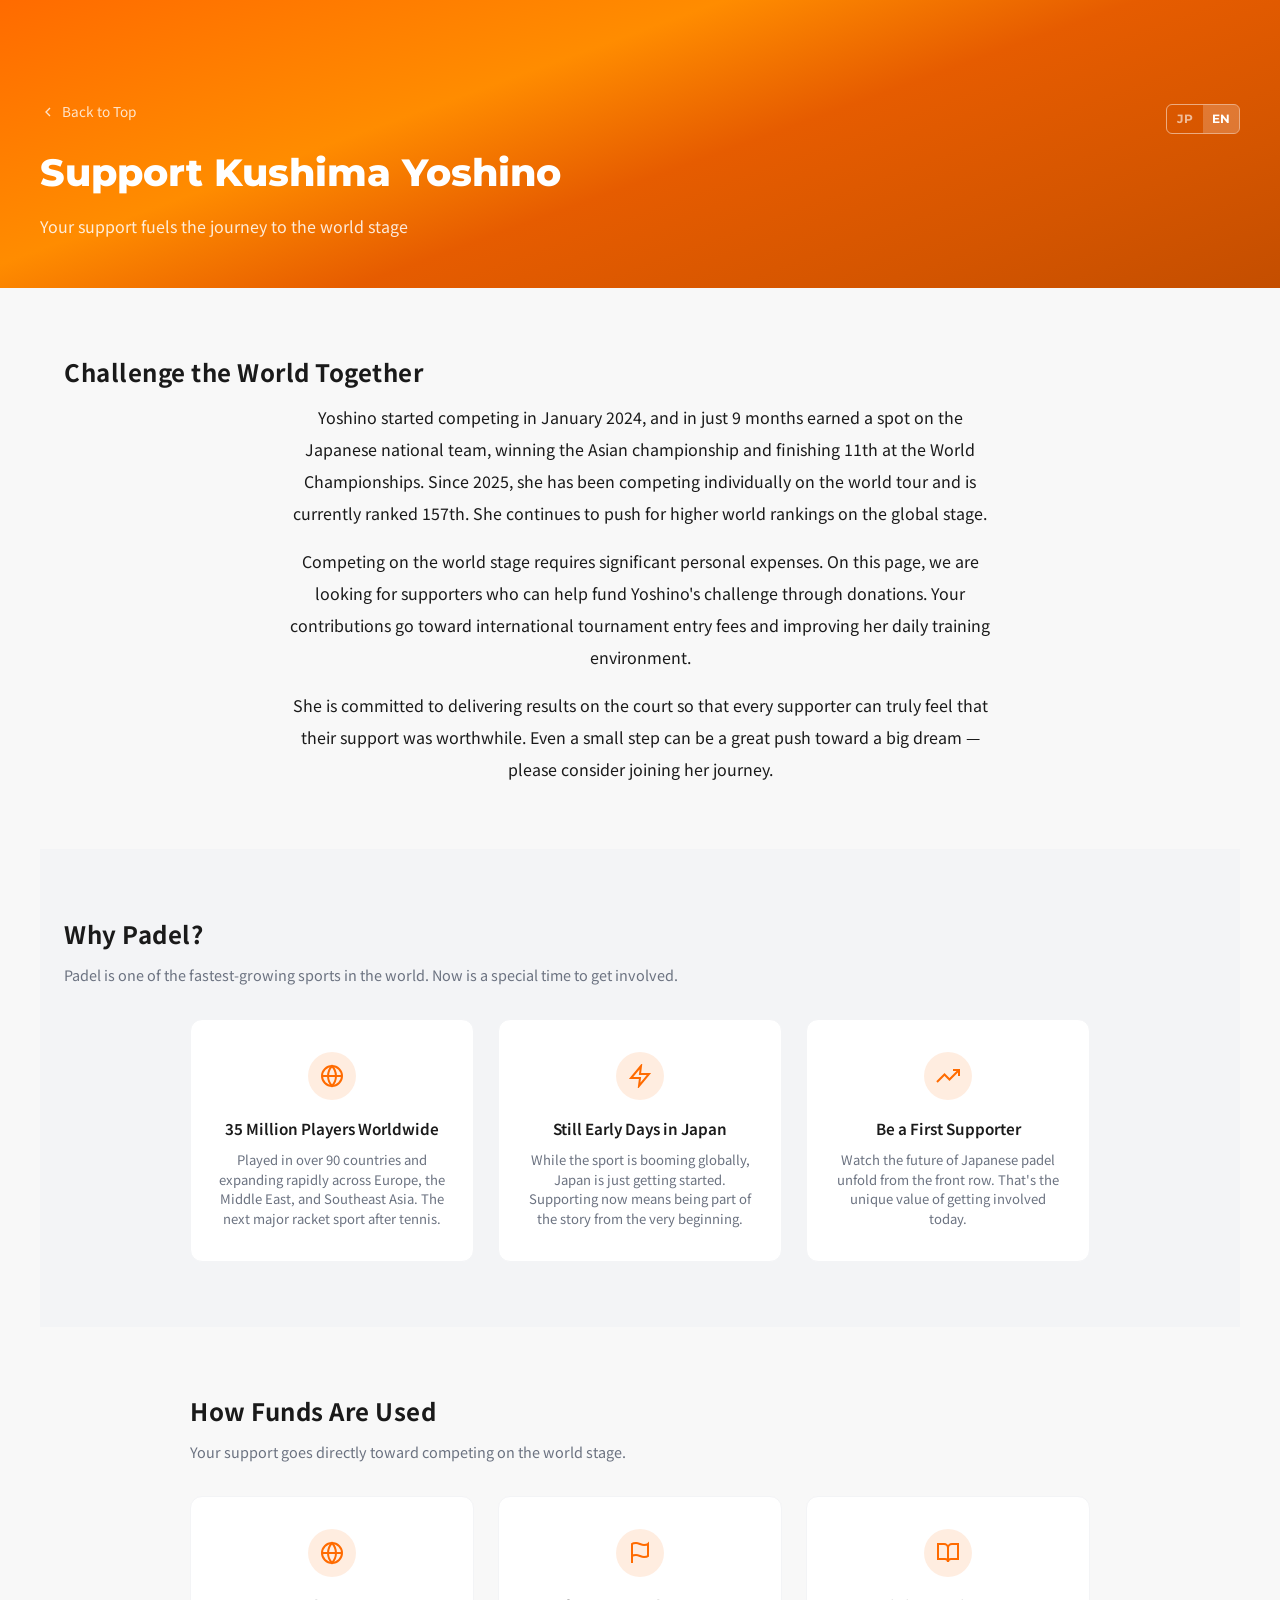
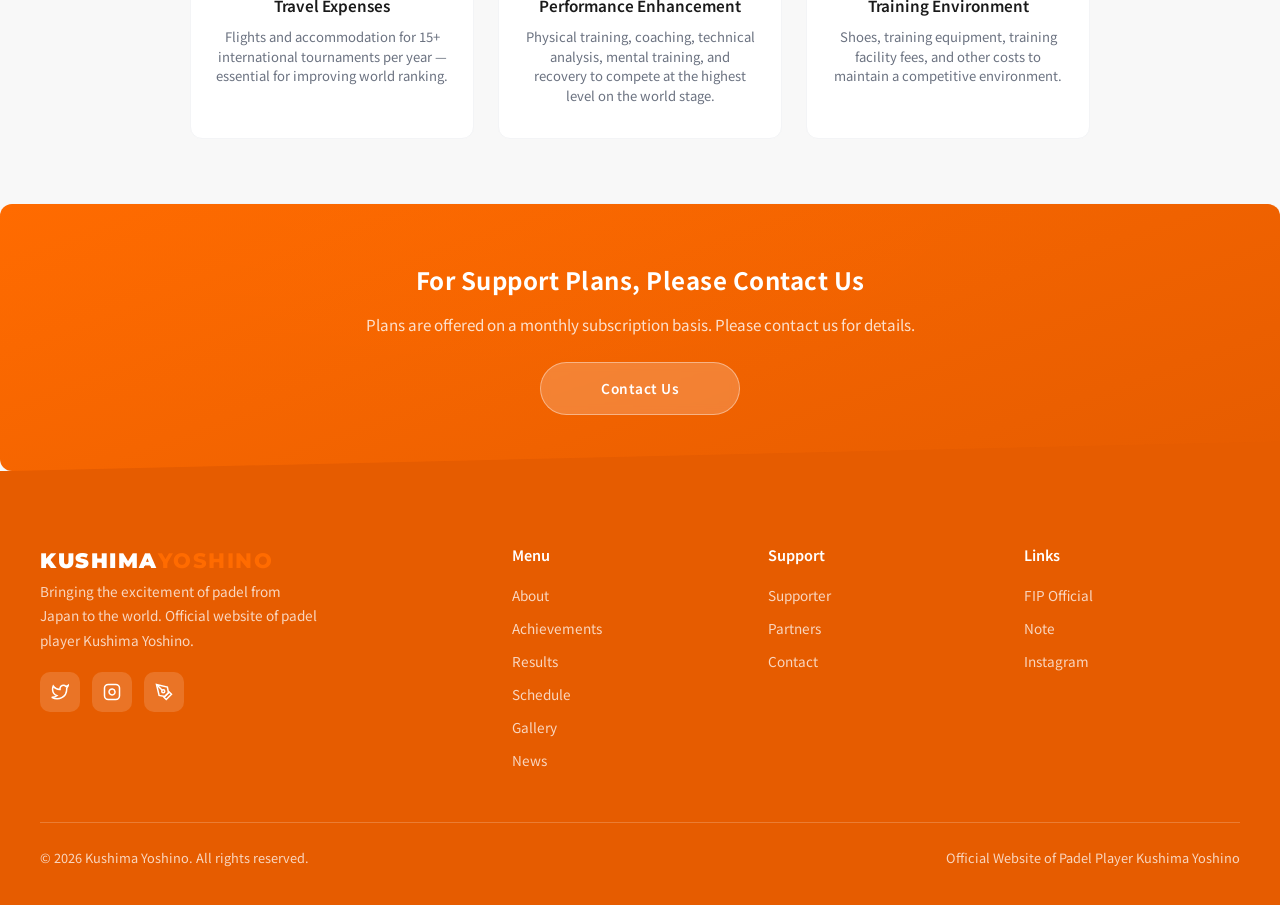
<file: support-en.html>
<!DOCTYPE html>
<html lang="en">
<head>
  <meta charset="UTF-8">
  <meta name="viewport" content="width=device-width, initial-scale=1.0">
  <title>Support | Kushima Yoshino Official Website</title>
  <meta name="description" content="Support padel player Kushima Yoshino. Individual supporter plan information.">
  <link rel="preconnect" href="https://fonts.googleapis.com">
  <link rel="preconnect" href="https://fonts.gstatic.com" crossorigin>
  <link href="https://fonts.googleapis.com/css2?family=Noto+Sans+JP:wght@300;400;500;700;900&family=Montserrat:wght@400;600;700;800;900&display=swap" rel="stylesheet">
  <link rel="stylesheet" href="css/style.css">
  <link rel="stylesheet" href="css/animations.css">
</head>
<body>

  <div class="page-header">
    <div class="page-header-inner">
      <div class="lang-switch" style="float: right; margin-top: 4px; display: flex; border-radius: 6px; overflow: hidden; border: 1.5px solid rgba(255,255,255,0.5);">
        <a href="support.html" style="display: block; width: 36px; padding: 4px 0; text-align: center; font-family: 'Montserrat', sans-serif; font-size: 0.75rem; font-weight: 700; letter-spacing: 0.5px; background: transparent; color: rgba(255,255,255,0.6); transition: 0.3s ease; text-decoration: none;">JP</a>
        <a href="support-en.html" class="active" style="display: block; width: 36px; padding: 4px 0; text-align: center; font-family: 'Montserrat', sans-serif; font-size: 0.75rem; font-weight: 700; letter-spacing: 0.5px; background: rgba(255,255,255,0.2); color: #fff; transition: 0.3s ease; text-decoration: none;">EN</a>
      </div>
      <a href="en.html" class="back">
        <svg width="16" height="16" viewBox="0 0 24 24" fill="none" stroke="currentColor" stroke-width="2"><polyline points="15 18 9 12 15 6"/></svg>
        Back to Top
      </a>
      <h1>Support Kushima Yoshino</h1>
      <p>Your support fuels the journey to the world stage</p>
    </div>
  </div>

  <!-- ===== Challenge the World Together ===== -->
  <div class="detail-section">
    <h2 class="detail-section-title">Challenge the World Together</h2>
    <div style="max-width: 720px; margin: 0 auto; text-align: center; line-height: 2; color: var(--light);">
      <p style="font-size: 1rem; margin-bottom: 16px;">
        Yoshino started competing in January 2024, and in just 9 months earned a spot on the Japanese national team, winning the Asian championship and finishing 11th at the World Championships. Since 2025, she has been competing individually on the world tour and is currently ranked 157th. She continues to push for higher world rankings on the global stage.
      </p>
      <p style="font-size: 1rem; margin-bottom: 16px;">
        Competing on the world stage requires significant personal expenses. On this page, we are looking for supporters who can help fund Yoshino's challenge through donations. Your contributions go toward international tournament entry fees and improving her daily training environment.
      </p>
      <p style="font-size: 1rem;">
        She is committed to delivering results on the court so that every supporter can truly feel that their support was worthwhile. Even a small step can be a great push toward a big dream — please consider joining her journey.
      </p>
    </div>
  </div>

  <!-- ===== Why Padel ===== -->
  <div class="detail-section" style="background: var(--gray-light);">
    <h2 class="detail-section-title">Why Padel?</h2>
    <p class="detail-section-subtitle">Padel is one of the fastest-growing sports in the world. Now is a special time to get involved.</p>

    <div class="fund-usage-grid" style="max-width: 900px; margin: 0 auto;">
      <div class="fund-usage-card">
        <div class="fund-usage-icon">
          <svg width="24" height="24" viewBox="0 0 24 24" fill="none" stroke="currentColor" stroke-width="2"><circle cx="12" cy="12" r="10"/><line x1="2" y1="12" x2="22" y2="12"/><path d="M12 2a15.3 15.3 0 014 10 15.3 15.3 0 01-4 10 15.3 15.3 0 01-4-10 15.3 15.3 0 014-10z"/></svg>
        </div>
        <h4>35 Million Players Worldwide</h4>
        <p>Played in over 90 countries and expanding rapidly across Europe, the Middle East, and Southeast Asia. The next major racket sport after tennis.</p>
      </div>
      <div class="fund-usage-card">
        <div class="fund-usage-icon">
          <svg width="24" height="24" viewBox="0 0 24 24" fill="none" stroke="currentColor" stroke-width="2"><path d="M13 2L3 14h9l-1 8 10-12h-9l1-8z"/></svg>
        </div>
        <h4>Still Early Days in Japan</h4>
        <p>While the sport is booming globally, Japan is just getting started. Supporting now means being part of the story from the very beginning.</p>
      </div>
      <div class="fund-usage-card">
        <div class="fund-usage-icon">
          <svg width="24" height="24" viewBox="0 0 24 24" fill="none" stroke="currentColor" stroke-width="2"><polyline points="23 6 13.5 15.5 8.5 10.5 1 18"/><polyline points="17 6 23 6 23 12"/></svg>
        </div>
        <h4>Be a First Supporter</h4>
        <p>Watch the future of Japanese padel unfold from the front row. That's the unique value of getting involved today.</p>
      </div>
    </div>
  </div>

  <!-- ===== Fund Usage ===== -->
  <div class="detail-section">
    <div class="fund-usage">
      <h2 class="detail-section-title">How Funds Are Used</h2>
      <p class="detail-section-subtitle">Your support goes directly toward competing on the world stage.</p>
      <div class="fund-usage-grid">
        <div class="fund-usage-card">
          <div class="fund-usage-icon">
            <svg width="24" height="24" viewBox="0 0 24 24" fill="none" stroke="currentColor" stroke-width="2"><circle cx="12" cy="12" r="10"/><line x1="2" y1="12" x2="22" y2="12"/><path d="M12 2a15.3 15.3 0 014 10 15.3 15.3 0 01-4 10 15.3 15.3 0 01-4-10 15.3 15.3 0 014-10z"/></svg>
          </div>
          <h4>Travel Expenses</h4>
          <p>Flights and accommodation for 15+ international tournaments per year — essential for improving world ranking.</p>
        </div>
        <div class="fund-usage-card">
          <div class="fund-usage-icon">
            <svg width="24" height="24" viewBox="0 0 24 24" fill="none" stroke="currentColor" stroke-width="2"><path d="M4 15s1-1 4-1 5 2 8 2 4-1 4-1V3s-1 1-4 1-5-2-8-2-4 1-4 1z"/><line x1="4" y1="22" x2="4" y2="15"/></svg>
          </div>
          <h4>Performance Enhancement</h4>
          <p>Physical training, coaching, technical analysis, mental training, and recovery to compete at the highest level on the world stage.</p>
        </div>
        <div class="fund-usage-card">
          <div class="fund-usage-icon">
            <svg width="24" height="24" viewBox="0 0 24 24" fill="none" stroke="currentColor" stroke-width="2"><path d="M2 3h6a4 4 0 014 4v14a3 3 0 00-3-3H2z"/><path d="M22 3h-6a4 4 0 00-4 4v14a3 3 0 013-3h7z"/></svg>
          </div>
          <h4>Training Environment</h4>
          <p>Shoes, training equipment, training facility fees, and other costs to maintain a competitive environment.</p>
        </div>
      </div>
    </div>
  </div>

  <!-- ===== CTA ===== -->
  <div class="detail-cta">
    <h3>For Support Plans, Please Contact Us</h3>
    <p>Plans are offered on a monthly subscription basis. Please contact us for details.</p>
    <a href="en.html?category=individual-support#contact" class="btn btn-outline">Contact Us</a>
  </div>

  <!-- ===== Footer ===== -->
  <footer class="footer">
    <div class="footer-inner">
      <div class="footer-top">
        <div class="footer-brand">
          <a href="en.html" class="nav-logo">KUSHIMA<span>YOSHINO</span></a>
          <p>Bringing the excitement of padel from Japan to the world. Official website of padel player Kushima Yoshino.</p>
          <div class="footer-social">
            <a href="https://x.com/yoshino327padel" target="_blank" rel="noopener" aria-label="X (Twitter)">
              <svg width="18" height="18" viewBox="0 0 24 24" fill="none" stroke="currentColor" stroke-width="2"><path d="M23 3a10.9 10.9 0 0 1-3.14 1.53 4.48 4.48 0 0 0-7.86 3v1A10.66 10.66 0 0 1 3 4s-4 9 5 13a11.64 11.64 0 0 1-7 2c9 5 20 0 20-11.5a4.5 4.5 0 0 0-.08-.83A7.72 7.72 0 0 0 23 3z"/></svg>
            </a>
            <a href="https://www.instagram.com/yoshino327_padel/" target="_blank" rel="noopener" aria-label="Instagram">
              <svg width="18" height="18" viewBox="0 0 24 24" fill="none" stroke="currentColor" stroke-width="2"><rect x="2" y="2" width="20" height="20" rx="5" ry="5"/><path d="M16 11.37A4 4 0 1 1 12.63 8 4 4 0 0 1 16 11.37z"/><line x1="17.5" y1="6.5" x2="17.51" y2="6.5"/></svg>
            </a>
            <a href="https://note.com/yoshino327_padel" target="_blank" rel="noopener" aria-label="Note">
              <svg width="18" height="18" viewBox="0 0 24 24" fill="none" stroke="currentColor" stroke-width="2"><path d="M12 19l7-7 3 3-7 7-3-3z"/><path d="M18 13l-1.5-7.5L2 2l3.5 14.5L13 18l5-5z"/><path d="M2 2l7.586 7.586"/><circle cx="11" cy="11" r="2"/></svg>
            </a>
          </div>
        </div>
        <div class="footer-col">
          <h4>Menu</h4>
          <a href="en.html#about">About</a>
          <a href="en.html#achievements">Achievements</a>
          <a href="en.html#results">Results</a>
          <a href="en.html#schedule">Schedule</a>
          <a href="en.html#gallery">Gallery</a>
          <a href="en.html#news">News</a>
        </div>
        <div class="footer-col">
          <h4>Support</h4>
          <a href="support-en.html">Supporter</a>
          <a href="partnership-en.html">Partners</a>
          <a href="en.html#contact">Contact</a>
        </div>
        <div class="footer-col">
          <h4>Links</h4>
          <a href="https://www.padelfip.com/player/yoshino-kushima/" target="_blank" rel="noopener">FIP Official</a>
          <a href="https://note.com/yoshino327_padel" target="_blank" rel="noopener">Note</a>
          <a href="https://www.instagram.com/yoshino327_padel/" target="_blank" rel="noopener">Instagram</a>
        </div>
      </div>
      <div class="footer-bottom">
        <p>&copy; 2026 Kushima Yoshino. All rights reserved.</p>
        <p>Official Website of Padel Player Kushima Yoshino</p>
      </div>
    </div>
  </footer>

</body>
</html>
</file>
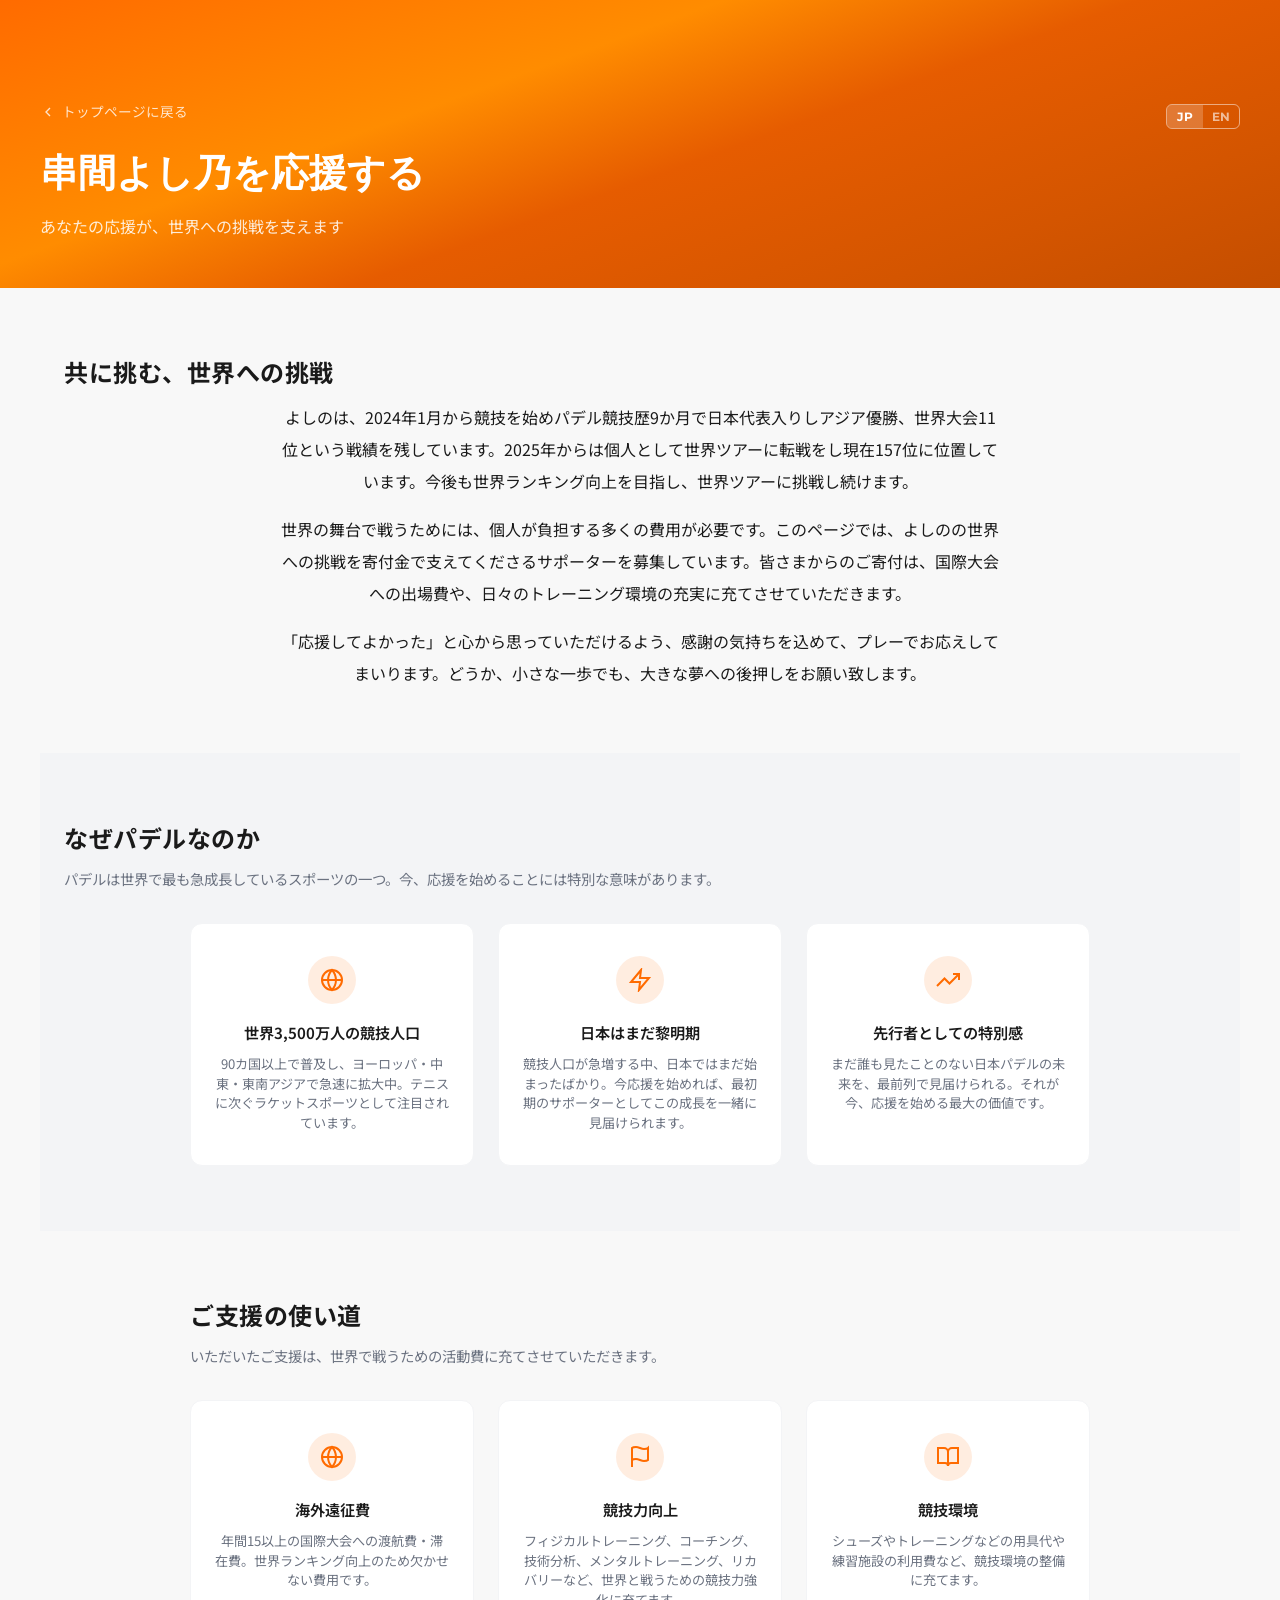
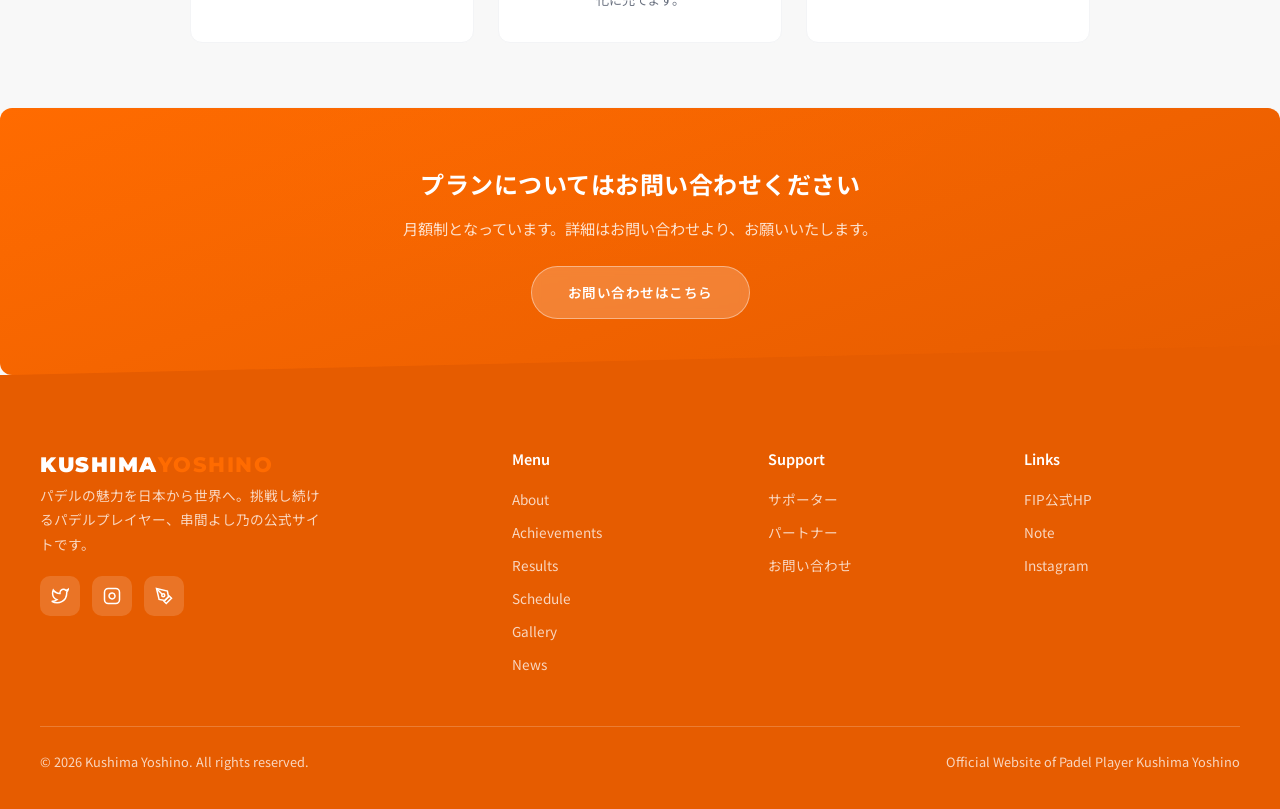
<file: support.html>
<!DOCTYPE html>
<html lang="ja">
<head>
  <meta charset="UTF-8">
  <meta name="viewport" content="width=device-width, initial-scale=1.0">
  <title>応援する | 串間よし乃 公式サイト</title>
  <meta name="description" content="パデル選手串間よし乃を応援する。個人サポータープランのご案内。">
  <link rel="preconnect" href="https://fonts.googleapis.com">
  <link rel="preconnect" href="https://fonts.gstatic.com" crossorigin>
  <link href="https://fonts.googleapis.com/css2?family=Noto+Sans+JP:wght@300;400;500;700;900&family=Montserrat:wght@400;600;700;800;900&display=swap" rel="stylesheet">
  <link rel="stylesheet" href="css/style.css">
  <link rel="stylesheet" href="css/animations.css">
</head>
<body>

  <div class="page-header">
    <div class="page-header-inner">
      <div class="lang-switch" style="float: right; margin-top: 4px; display: flex; border-radius: 6px; overflow: hidden; border: 1.5px solid rgba(255,255,255,0.5);">
        <button class="active" onclick="switchLang('ja')" style="width: 36px; padding: 4px 0; border: none; cursor: pointer; font-family: 'Montserrat', sans-serif; font-size: 0.75rem; font-weight: 700; letter-spacing: 0.5px; background: rgba(255,255,255,0.2); color: #fff; transition: 0.3s ease;">JP</button>
        <button onclick="switchLang('en')" style="width: 36px; padding: 4px 0; border: none; cursor: pointer; font-family: 'Montserrat', sans-serif; font-size: 0.75rem; font-weight: 700; letter-spacing: 0.5px; background: transparent; color: rgba(255,255,255,0.6); transition: 0.3s ease;">EN</button>
      </div>
      <a href="index.html" class="back" data-i18n="support-back">
        <svg width="16" height="16" viewBox="0 0 24 24" fill="none" stroke="currentColor" stroke-width="2"><polyline points="15 18 9 12 15 6"/></svg>
        トップページに戻る
      </a>
      <h1 data-i18n="support-page-title">串間よし乃を応援する</h1>
      <p data-i18n="support-page-subtitle">あなたの応援が、世界への挑戦を支えます</p>
    </div>
  </div>

  <!-- ===== 共に挑む、世界への挑戦 ===== -->
  <div class="detail-section">
    <h2 class="detail-section-title" data-i18n="support-intro-title">共に挑む、世界への挑戦</h2>
    <div style="max-width: 720px; margin: 0 auto; text-align: center; line-height: 2; color: var(--light);">
      <p data-i18n="support-intro-text1" style="font-size: 1rem; margin-bottom: 16px;">
        よしのは、2024年1月から競技を始めパデル競技歴9か月で日本代表入りしアジア優勝、世界大会11位という戦績を残しています。2025年からは個人として世界ツアーに転戦をし現在157位に位置しています。今後も世界ランキング向上を目指し、世界ツアーに挑戦し続けます。
      </p>
      <p data-i18n="support-intro-text2" style="font-size: 1rem; margin-bottom: 16px;">
        世界の舞台で戦うためには、個人が負担する多くの費用が必要です。このページでは、よしのの世界への挑戦を寄付金で支えてくださるサポーターを募集しています。皆さまからのご寄付は、国際大会への出場費や、日々のトレーニング環境の充実に充てさせていただきます。
      </p>
      <p data-i18n="support-intro-text3" style="font-size: 1rem;">
        「応援してよかった」と心から思っていただけるよう、感謝の気持ちを込めて、プレーでお応えしてまいります。どうか、小さな一歩でも、大きな夢への後押しをお願い致します。
      </p>
    </div>
  </div>

  <!-- ===== なぜパデルなのか ===== -->
  <div class="detail-section" style="background: var(--gray-light);">
    <h2 class="detail-section-title" data-i18n="why-padel-title">なぜパデルなのか</h2>
    <p class="detail-section-subtitle" data-i18n="why-padel-desc">パデルは世界で最も急成長しているスポーツの一つ。今、応援を始めることには特別な意味があります。</p>

    <div class="fund-usage-grid" style="max-width: 900px; margin: 0 auto;">
      <div class="fund-usage-card">
        <div class="fund-usage-icon">
          <svg width="24" height="24" viewBox="0 0 24 24" fill="none" stroke="currentColor" stroke-width="2"><circle cx="12" cy="12" r="10"/><line x1="2" y1="12" x2="22" y2="12"/><path d="M12 2a15.3 15.3 0 014 10 15.3 15.3 0 01-4 10 15.3 15.3 0 01-4-10 15.3 15.3 0 014-10z"/></svg>
        </div>
        <h4 data-i18n="why-padel-1-title">世界3,500万人の競技人口</h4>
        <p data-i18n="why-padel-1-desc">90カ国以上で普及し、ヨーロッパ・中東・東南アジアで急速に拡大中。テニスに次ぐラケットスポーツとして注目されています。</p>
      </div>
      <div class="fund-usage-card">
        <div class="fund-usage-icon">
          <svg width="24" height="24" viewBox="0 0 24 24" fill="none" stroke="currentColor" stroke-width="2"><path d="M13 2L3 14h9l-1 8 10-12h-9l1-8z"/></svg>
        </div>
        <h4 data-i18n="why-padel-2-title">日本はまだ黎明期</h4>
        <p data-i18n="why-padel-2-desc">競技人口が急増する中、日本ではまだ始まったばかり。今応援を始めれば、最初期のサポーターとしてこの成長を一緒に見届けられます。</p>
      </div>
      <div class="fund-usage-card">
        <div class="fund-usage-icon">
          <svg width="24" height="24" viewBox="0 0 24 24" fill="none" stroke="currentColor" stroke-width="2"><polyline points="23 6 13.5 15.5 8.5 10.5 1 18"/><polyline points="17 6 23 6 23 12"/></svg>
        </div>
        <h4 data-i18n="why-padel-3-title">先行者としての特別感</h4>
        <p data-i18n="why-padel-3-desc">まだ誰も見たことのない日本パデルの未来を、最前列で見届けられる。それが今、応援を始める最大の価値です。</p>
      </div>
    </div>
  </div>

  <!-- ===== Fund Usage ===== -->
  <div class="detail-section">
    <div class="fund-usage">
      <h2 class="detail-section-title" data-i18n="fund-title">ご支援の使い道</h2>
      <p class="detail-section-subtitle" data-i18n="fund-desc">いただいたご支援は、世界で戦うための活動費に充てさせていただきます。</p>
      <div class="fund-usage-grid">
        <div class="fund-usage-card">
          <div class="fund-usage-icon">
            <svg width="24" height="24" viewBox="0 0 24 24" fill="none" stroke="currentColor" stroke-width="2"><circle cx="12" cy="12" r="10"/><line x1="2" y1="12" x2="22" y2="12"/><path d="M12 2a15.3 15.3 0 014 10 15.3 15.3 0 01-4 10 15.3 15.3 0 01-4-10 15.3 15.3 0 014-10z"/></svg>
          </div>
          <h4 data-i18n="fund-1-title">海外遠征費</h4>
          <p data-i18n="fund-1-desc">年間15以上の国際大会への渡航費・滞在費。世界ランキング向上のため欠かせない費用です。</p>
        </div>
        <div class="fund-usage-card">
          <div class="fund-usage-icon">
            <svg width="24" height="24" viewBox="0 0 24 24" fill="none" stroke="currentColor" stroke-width="2"><path d="M4 15s1-1 4-1 5 2 8 2 4-1 4-1V3s-1 1-4 1-5-2-8-2-4 1-4 1z"/><line x1="4" y1="22" x2="4" y2="15"/></svg>
          </div>
          <h4 data-i18n="fund-2-title">競技力向上</h4>
          <p data-i18n="fund-2-desc">フィジカルトレーニング、コーチング、技術分析、メンタルトレーニング、リカバリーなど、世界と戦うための競技力強化に充てます。</p>
        </div>
        <div class="fund-usage-card">
          <div class="fund-usage-icon">
            <svg width="24" height="24" viewBox="0 0 24 24" fill="none" stroke="currentColor" stroke-width="2"><path d="M2 3h6a4 4 0 014 4v14a3 3 0 00-3-3H2z"/><path d="M22 3h-6a4 4 0 00-4 4v14a3 3 0 013-3h7z"/></svg>
          </div>
          <h4 data-i18n="fund-3-title">競技環境</h4>
          <p data-i18n="fund-3-desc">シューズやトレーニングなどの用具代や練習施設の利用費など、競技環境の整備に充てます。</p>
        </div>
      </div>
    </div>
  </div>

  <!-- ===== CTA ===== -->
  <div class="detail-cta">
    <h3 data-i18n="support-cta-title">プランについてはお問い合わせください</h3>
    <p data-i18n="support-cta-desc">月額制となっています。詳細はお問い合わせより、お願いいたします。</p>
    <a href="index.html?category=individual-support#contact" class="btn btn-outline" data-i18n="support-cta-btn">お問い合わせはこちら</a>
  </div>

  <!-- ===== Footer ===== -->
  <footer class="footer">
    <div class="footer-inner">
      <div class="footer-top">
        <div class="footer-brand">
          <a href="index.html" class="nav-logo">KUSHIMA<span>YOSHINO</span></a>
          <p data-i18n="footer-desc">パデルの魅力を日本から世界へ。挑戦し続けるパデルプレイヤー、串間よし乃の公式サイトです。</p>
          <div class="footer-social">
            <a href="https://x.com/yoshino327padel" target="_blank" rel="noopener" aria-label="X (Twitter)">
              <svg width="18" height="18" viewBox="0 0 24 24" fill="none" stroke="currentColor" stroke-width="2"><path d="M23 3a10.9 10.9 0 0 1-3.14 1.53 4.48 4.48 0 0 0-7.86 3v1A10.66 10.66 0 0 1 3 4s-4 9 5 13a11.64 11.64 0 0 1-7 2c9 5 20 0 20-11.5a4.5 4.5 0 0 0-.08-.83A7.72 7.72 0 0 0 23 3z"/></svg>
            </a>
            <a href="https://www.instagram.com/yoshino327_padel/" target="_blank" rel="noopener" aria-label="Instagram">
              <svg width="18" height="18" viewBox="0 0 24 24" fill="none" stroke="currentColor" stroke-width="2"><rect x="2" y="2" width="20" height="20" rx="5" ry="5"/><path d="M16 11.37A4 4 0 1 1 12.63 8 4 4 0 0 1 16 11.37z"/><line x1="17.5" y1="6.5" x2="17.51" y2="6.5"/></svg>
            </a>
            <a href="https://note.com/yoshino327_padel" target="_blank" rel="noopener" aria-label="Note">
              <svg width="18" height="18" viewBox="0 0 24 24" fill="none" stroke="currentColor" stroke-width="2"><path d="M12 19l7-7 3 3-7 7-3-3z"/><path d="M18 13l-1.5-7.5L2 2l3.5 14.5L13 18l5-5z"/><path d="M2 2l7.586 7.586"/><circle cx="11" cy="11" r="2"/></svg>
            </a>
          </div>
        </div>
        <div class="footer-col">
          <h4>Menu</h4>
          <a href="index.html#about">About</a>
          <a href="index.html#achievements">Achievements</a>
          <a href="index.html#results">Results</a>
          <a href="index.html#schedule">Schedule</a>
          <a href="index.html#gallery">Gallery</a>
          <a href="index.html#news">News</a>
        </div>
        <div class="footer-col">
          <h4>Support</h4>
          <a href="support.html">サポーター</a>
          <a href="partnership.html">パートナー</a>
          <a href="index.html#contact" data-i18n="footer-support-contact">お問い合わせ</a>
        </div>
        <div class="footer-col">
          <h4>Links</h4>
          <a href="https://www.padelfip.com/player/yoshino-kushima/" target="_blank" rel="noopener" data-i18n="footer-fip">FIP公式HP</a>
          <a href="https://note.com/yoshino327_padel" target="_blank" rel="noopener">Note</a>
          <a href="https://www.instagram.com/yoshino327_padel/" target="_blank" rel="noopener">Instagram</a>
        </div>
      </div>
      <div class="footer-bottom">
        <p data-i18n="footer-copyright">&copy; 2026 Kushima Yoshino. All rights reserved.</p>
        <p>Official Website of Padel Player Kushima Yoshino</p>
      </div>
    </div>
  </footer>

  <script src="translations.js"></script>
</body>
</html>
</file>
<file: css/style.css>
/* ===== Reset & Base ===== */
    *, *::before, *::after { margin: 0; padding: 0; box-sizing: border-box; }
    html { scroll-behavior: smooth; font-size: 16px; }
    body {
      font-family: 'Noto Sans JP', 'Montserrat', sans-serif;
      color: #374151;
      background: var(--bg-alt);
      line-height: 1.7;
      overflow-x: hidden;
    }
    a { text-decoration: none; color: inherit; }
    ul { list-style: none; }
    img { max-width: 100%; display: block; }

    /* ===== CSS Variables ===== */
    :root {
      --primary: #ff6b00;
      --primary-light: #ff8c00;
      --accent: #e65c00;
      --accent-light: #ffaa00;
      --dark: #ffffff;
      --light: #1a1a1a;
      --gray: #6b7280;
      --gray-light: #f3f4f6;
      --bg-alt: #f8f8f8;
      --shadow: 0 2px 8px rgba(0,0,0,0.06), 0 8px 24px rgba(0,0,0,0.08);
      --shadow-hover: 0 4px 16px rgba(0,0,0,0.1), 0 16px 48px rgba(0,0,0,0.12);
      --radius: 12px;
      --transition: 0.35s cubic-bezier(0.22, 1, 0.36, 1);
    }

    /* ===== Navigation ===== */
    .navbar {
      position: fixed; top: 0; left: 0; width: 100%; z-index: 1000;
      padding: 18px 0;
      background: rgba(255,255,255,0.9);
      backdrop-filter: blur(20px) saturate(180%);
      -webkit-backdrop-filter: blur(20px) saturate(180%);
      border-bottom: 1px solid rgba(0,0,0,0.06);
      transition: var(--transition);
    }
    .navbar.scrolled {
      padding: 12px 0;
      background: rgba(255,255,255,0.95);
      box-shadow: 0 1px 0 rgba(0,0,0,0.04), 0 4px 20px rgba(0,0,0,0.08);
    }
    .nav-progress {
      position: absolute; bottom: 0; left: 0; height: 3px;
      background: linear-gradient(90deg, var(--primary), var(--primary-light), var(--accent));
      width: 0%; transition: width 0.1s linear;
    }
    .nav-inner {
      max-width: 1200px; margin: 0 auto; padding: 0 24px;
      display: flex; justify-content: space-between; align-items: center;
    }
    .nav-logo {
      font-family: 'Montserrat', sans-serif;
      font-weight: 900; font-size: 1.3rem; color: var(--light);
      letter-spacing: 1.5px; text-transform: uppercase;
    }
    .nav-logo span { color: var(--primary); font-weight: 800; }
    .nav-right { display: flex; align-items: center; gap: 0; }
    .nav-links { display: flex; gap: 28px; }
    .nav-links a {
      font-size: 0.82rem; font-weight: 500; color: var(--gray);
      position: relative; transition: var(--transition);
      letter-spacing: 0.8px; text-transform: uppercase;
    }
    .nav-links a:hover { color: var(--primary); }
    .nav-links a::after {
      content: ''; position: absolute; bottom: -6px; left: 0;
      width: 0; height: 2px;
      background: linear-gradient(90deg, var(--primary), var(--primary-light));
      transition: width 0.3s ease;
    }
    .nav-links a:hover::after { width: 100%; }
    .hamburger {
      display: none; flex-direction: column; gap: 5px;
      cursor: pointer; background: none; border: none; padding: 4px;
    }
    .hamburger span {
      width: 24px; height: 2px; background: var(--light);
      transition: var(--transition);
    }
    .lang-switch {
      display: flex; margin-left: 16px; border-radius: 6px; overflow: hidden;
      border: 1.5px solid var(--primary);
    }
    .lang-switch button {
      width: 36px; padding: 4px 0; border: none; cursor: pointer;
      font-family: 'Montserrat', sans-serif; font-size: 0.75rem; font-weight: 700;
      letter-spacing: 0.5px; transition: var(--transition);
      background: transparent; color: var(--primary);
    }
    .lang-switch button.active {
      background: var(--primary); color: #ffffff;
    }
    .lang-switch button:not(.active):hover {
      background: rgba(255,107,0,0.15);
    }

    /* ===== Hero ===== */
    .hero {
      min-height: 100vh; display: flex; align-items: center;
      position: relative; overflow: hidden;
    }
    .hero-bg-left,
    .hero-bg-right {
      position: absolute; top: 0; bottom: 0; width: 50%;
      background-size: cover; background-repeat: no-repeat;
    }
    .hero-bg-left {
      left: 0;
      background-image: url('../images/hero2.jpg');
      background-position: center center;
    }
    .hero-bg-right {
      right: 0;
      background-image: url('../images/hero1.jpeg');
      background-position: center center;
    }
    .hero::before {
      content: ''; position: absolute; inset: 0;
      background: rgba(0,0,0,0.55);
      z-index: 1;
    }
    .hero-pattern {
      position: absolute; inset: 0; opacity: 0.04; z-index: 2;
      background-image:
        repeating-linear-gradient(45deg, transparent, transparent 35px, rgba(255,255,255,0.1) 35px, rgba(255,255,255,0.1) 36px);
    }
    .hero-content {
      max-width: 900px; margin: 0 auto; padding: 140px 24px 100px;
      position: relative; z-index: 2; text-align: center;
    }
    .hero-text { color: #ffffff; }
    .hero-tag {
      display: inline-block; padding: 6px 20px; border-radius: 50px;
      background: rgba(255,255,255,0.2); backdrop-filter: blur(8px);
      font-size: 0.75rem; font-weight: 600; margin-bottom: 24px;
      border: 1px solid rgba(255,255,255,0.3);
      letter-spacing: 2.5px; text-transform: uppercase;
      animation: tagPulse 3s ease-in-out infinite;
    }
    .hero-name {
      font-family: 'Montserrat', sans-serif;
      font-size: 5rem; font-weight: 900; line-height: 1.05;
      margin-bottom: 28px; letter-spacing: 4px;
      position: relative;
      text-shadow: 0 2px 16px rgba(0,0,0,0.4);
    }
    .hero-name-stroke {
      -webkit-text-stroke: 2px rgba(255,255,255,0.9);
      color: rgba(255,255,255,0.15);
    }
    .hero-name-fill {
      color: #ffffff;
    }
    .hero-name.glitch-active::before,
    .hero-name.glitch-active::after {
      content: attr(data-text);
      position: absolute;
      top: 0;
      left: 0;
      width: 100%;
      height: 100%;
      font-family: inherit;
      font-size: inherit;
      font-weight: inherit;
      line-height: inherit;
      letter-spacing: inherit;
    }
    .hero-name.glitch-active::before {
      color: rgba(255,255,255,0.6);
      animation: glitchColor1 0.6s ease-out forwards;
      transform: translate(-2px, 0);
    }
    .hero-name.glitch-active::after {
      color: rgba(255,255,255,0.4);
      animation: glitchColor2 0.6s ease-out forwards;
      transform: translate(2px, 0);
    }
    .hero-name.glitch-active {
      animation: glitch 0.6s ease-out forwards;
      opacity: 1;
    }
    .hero-desc {
      font-size: 1.05rem; line-height: 2; opacity: 0.75; margin-bottom: 40px;
      max-width: 560px; margin-left: auto; margin-right: auto; font-weight: 300;
    }
    .hero-motto {
      font-size: 1.2rem; font-weight: 500; letter-spacing: 3px;
      opacity: 0.85; margin-bottom: 28px;
    }
    .hero-buttons { display: flex; gap: 14px; flex-wrap: wrap; justify-content: center; }
    .btn {
      display: inline-flex; align-items: center; justify-content: center; gap: 8px;
      padding: 14px 36px; border-radius: 50px; font-weight: 600;
      font-size: 0.85rem; transition: var(--transition); cursor: pointer; border: none;
      min-width: 200px; letter-spacing: 0.5px; position: relative; overflow: hidden;
    }
    .btn-primary {
      background: linear-gradient(135deg, var(--accent), var(--accent-light));
      color: #ffffff;
      box-shadow: 0 4px 24px rgba(255,107,0,0.3);
    }
    .btn-primary:hover {
      transform: translateY(-3px);
      box-shadow: 0 8px 32px rgba(255,107,0,0.4);
    }
    .btn-outline {
      background: rgba(255,255,255,0.2); color: #ffffff;
      border: 1.5px solid rgba(255,255,255,0.4);
      backdrop-filter: blur(4px);
    }
    .btn-outline:hover {
      background: rgba(255,255,255,0.3); border-color: rgba(255,255,255,0.6);
      transform: translateY(-3px);
    }
    .btn .ripple {
      position: absolute; border-radius: 50%;
      background: rgba(255,255,255,0.35);
      transform: scale(0); animation: rippleEffect 0.6s ease-out forwards;
      pointer-events: none;
    }
    @keyframes rippleEffect {
      to { transform: scale(4); opacity: 0; }
    }
    .hero-stats {
      display: flex; gap: 48px; margin-top: 56px; justify-content: center;
    }
    .hero-stat { text-align: center; }
    .hero-stat-num {
      font-family: 'Montserrat', sans-serif;
      font-size: 2.6rem; font-weight: 800; letter-spacing: -1px;
    }
    .hero-stat-label { font-size: 0.72rem; opacity: 0.5; margin-top: 4px; letter-spacing: 0.5px; font-weight: 400; }
    .scroll-indicator {
      position: absolute; bottom: 32px; left: 50%; transform: translateX(-50%);
      color: rgba(255,255,255,0.5); z-index: 2;
      animation: scrollBounce 2s ease-in-out infinite;
    }

    /* ===== Section Common ===== */
    .section { padding: 120px 24px; position: relative; overflow: hidden; }
    .section-inner { max-width: 1200px; margin: 0 auto; position: relative; z-index: 2; }
    .section-header { text-align: center; margin-bottom: 72px; }
    .section-tag {
      display: inline-block; padding: 5px 18px; border-radius: 50px;
      background: transparent; color: var(--primary);
      font-size: 0.7rem; font-weight: 700; text-transform: uppercase;
      letter-spacing: 3px; margin-bottom: 16px;
      border: 1.5px solid rgba(255,107,0,0.3);
    }
    .section-title {
      font-family: 'Montserrat', sans-serif;
      font-size: 2.6rem; font-weight: 900; color: var(--light);
      letter-spacing: 2px;
    }
    .section-subtitle {
      font-size: 0.95rem; color: var(--gray); margin-top: 16px;
      max-width: 600px; margin-left: auto; margin-right: auto;
      font-weight: 300;
    }
    .section-watermark {
      position: absolute; top: 40px; left: 50%; transform: translateX(-50%);
      font-family: 'Montserrat', sans-serif; font-size: 8rem; font-weight: 900;
      color: var(--light); opacity: 0.03; pointer-events: none;
      letter-spacing: 20px; text-transform: uppercase; white-space: nowrap;
      user-select: none;
    }

    /* ===== Dark overlay section text ===== */
    .achievements .section-title,
    .schedule .section-title,
    .news .section-title { color: #ffffff; }
    .achievements .section-subtitle,
    .schedule .section-subtitle,
    .news .section-subtitle { color: rgba(255,255,255,0.7); }
    .achievements .section-tag,
    .schedule .section-tag,
    .news .section-tag { color: #ffffff; border-color: rgba(255,255,255,0.4); }
    .achievements .section-watermark,
    .schedule .section-watermark,
    .news .section-watermark { color: #ffffff; }
    .schedule .schedule-card { background: rgba(255,255,255,0.12); border-left-color: rgba(255,255,255,0.4); box-shadow: none; }
    .schedule .schedule-card.active { background: rgba(255,107,0,0.15); border-left-color: var(--accent); }
    .schedule .schedule-card.past { border-left-color: rgba(255,255,255,0.15); }
    .schedule .schedule-event { color: #ffffff; }
    .schedule .schedule-location { color: rgba(255,255,255,0.7); }
    .schedule .schedule-location svg { stroke: rgba(255,255,255,0.7); }
    .schedule .schedule-month { color: rgba(255,255,255,0.8); }
    .schedule .schedule-card.active .schedule-month { color: var(--accent); }
    .news .news-date { color: rgba(255,255,255,0.6); }
    .news .news-title { color: #ffffff; }
    .news .news-excerpt { color: rgba(255,255,255,0.7); }
    .news .news-card { background: rgba(255,255,255,0.08); border-color: rgba(255,255,255,0.15); }
    .news .news-card:hover { background: rgba(255,255,255,0.15); }
    .news .news-toggle { color: rgba(255,255,255,0.7); }
    .news .news-thumb { background: rgba(255,255,255,0.08) !important; color: #ffffff !important; }

    /* Achievement cards on dark overlay */
    .achievements .achievement-card { background: rgba(255,255,255,0.1); border-color: rgba(255,255,255,0.15); }
    .achievements .achievement-card:hover { border-color: rgba(255,107,0,0.4); }
    .achievements .achievement-title { color: #ffffff; }
    .achievements .achievement-desc { color: rgba(255,255,255,0.7); }
    .achievements .achievement-year { color: #ffffff; }

    /* ===== About ===== */
    .about { background: #ffffff; }
    .about::before {
      content: ''; position: absolute; top: -30px; left: 0; width: 100%; height: 30px;
      background: #ffffff;
      clip-path: polygon(0 100%, 100% 0, 100% 100%);
      z-index: 2;
    }
    .about-grid {
      display: grid; grid-template-columns: 2fr 3fr; gap: 60px; align-items: center;
    }
    .about-image-area {
      position: relative;
    }
    .about-image-placeholder {
      width: 100%; aspect-ratio: 4/5; border-radius: var(--radius);
      background: linear-gradient(135deg, #f8f8f8, #f3f4f6);
      display: flex; flex-direction: column; align-items: center; justify-content: center;
      gap: 12px; color: var(--primary);
    }
    .about-image-placeholder span { font-size: 0.85rem; opacity: 0.7; }
    .about-image-area img {
      width: 100%; aspect-ratio: 4/5; object-fit: cover;
      border-radius: var(--radius);
      clip-path: polygon(5% 0%, 100% 0%, 95% 100%, 0% 100%);
      transition: clip-path 0.5s cubic-bezier(0.22, 1, 0.36, 1);
    }
    .about-image-area:hover img {
      clip-path: polygon(0% 0%, 100% 0%, 100% 100%, 0% 100%);
    }
    .about-floating-card {
      position: absolute; bottom: -20px; right: -20px;
      background: rgba(255,255,255,0.9); border-radius: 16px; padding: 20px 24px;
      box-shadow: var(--shadow); display: flex; align-items: center; gap: 16px;
      border: 1px solid rgba(0,0,0,0.08); backdrop-filter: blur(8px);
    }
    .about-floating-icon {
      width: 48px; height: 48px; border-radius: 12px;
      background: linear-gradient(135deg, var(--accent), var(--accent-light));
      display: flex; align-items: center; justify-content: center; color: #ffffff;
    }
    .about-floating-text strong { display: block; font-size: 0.9rem; color: var(--light); }
    .about-floating-text span { font-size: 0.8rem; color: var(--gray); }
    .about-text h3 {
      font-size: 1.8rem; font-weight: 700; color: var(--light); margin-bottom: 20px;
      line-height: 1.4;
    }
    .about-text h3 span { color: var(--primary); }
    .about-text p { color: #4b5563; margin-bottom: 16px; }
    .about-info {
      display: flex; flex-wrap: wrap; gap: 20px 32px; margin-top: 32px;
    }
    .about-info-item {
      display: flex; align-items: center; gap: 10px;
      padding: 0; border-radius: 0;
      background: none; border: none; box-shadow: none;
      transition: var(--transition);
    }
    .about-info-item:hover {
      transform: none;
    }
    .about-info-icon {
      width: 32px; height: 32px; border-radius: 50%;
      background: linear-gradient(135deg, var(--primary), var(--primary-light));
      color: #ffffff;
      display: flex; align-items: center; justify-content: center;
      font-size: 0.8rem; flex-shrink: 0;
    }
    .about-info-detail { font-size: 0.85rem; }
    .about-info-detail strong { font-weight: 600; color: var(--light); }
    .about-info-detail small { display: block; color: var(--gray); font-size: 0.7rem; letter-spacing: 0.5px; }

    /* About: Dual Career Highlight */
    .dual-career-banner {
      margin-top: 48px; padding: 32px; border-radius: var(--radius);
      background: linear-gradient(135deg, rgba(255,107,0,0.08), rgba(255,170,0,0.06));
      border-left: 4px solid var(--accent);
      display: flex; align-items: flex-start; gap: 20px;
    }
    .dual-career-icon {
      width: 56px; height: 56px; border-radius: 14px; flex-shrink: 0;
      background: linear-gradient(135deg, var(--accent), var(--accent-light));
      display: flex; align-items: center; justify-content: center; color: #ffffff;
    }
    .dual-career-content h4 {
      font-size: 1.1rem; font-weight: 700; color: var(--primary); margin-bottom: 8px;
    }
    .dual-career-content p { font-size: 0.9rem; color: #4b5563; margin: 0; }

    /* About: Profile Table */
    .profile-detail-section { margin-top: 60px; }
    .profile-detail-section h3 {
      font-size: 1.4rem; font-weight: 700; color: var(--light); margin-bottom: 24px;
      padding-bottom: 12px; border-bottom: 2px solid var(--gray-light);
    }
    .profile-table {
      width: 100%; border-collapse: collapse;
    }
    .profile-table tr { border-bottom: 1px solid var(--gray-light); }
    .profile-table th {
      text-align: left; padding: 14px 20px; font-size: 0.85rem;
      font-weight: 600; color: #ffffff;
      background: linear-gradient(135deg, var(--primary), var(--primary-light));
      width: 160px; white-space: nowrap; vertical-align: top;
    }
    .profile-table td {
      padding: 14px 20px; font-size: 0.9rem; color: #4b5563;
    }

    /* About: Play Style Card */
    .playstyle-section {
      margin-top: 48px; display: grid; grid-template-columns: 1fr 1fr; gap: 24px;
    }
    .playstyle-card {
      padding: 28px; border-radius: var(--radius);
      background: var(--gray-light); transition: var(--transition);
    }
    .playstyle-card:hover { transform: translateY(-4px); box-shadow: var(--shadow); }
    .playstyle-card-icon {
      width: 44px; height: 44px; border-radius: 10px; margin-bottom: 16px;
      display: flex; align-items: center; justify-content: center; color: #ffffff;
    }
    .playstyle-card:nth-child(1) .playstyle-card-icon { background: var(--primary); }
    .playstyle-card:nth-child(2) .playstyle-card-icon { background: var(--accent); }
    .playstyle-card h4 { font-size: 1rem; font-weight: 700; margin-bottom: 8px; }
    .playstyle-card p { font-size: 0.85rem; color: var(--gray); margin: 0; }

    /* About: Career Journey */
    .career-journey { margin-top: 48px; }
    .career-journey h3 {
      font-size: 1.4rem; font-weight: 700; color: var(--light); margin-bottom: 28px;
      padding-bottom: 12px; border-bottom: 2px solid var(--gray-light);
    }
    .timeline-grid {
      display: grid; grid-template-columns: 1fr 1fr; gap: 0 40px;
    }
    .timeline-col-label {
      font-family: 'Montserrat', sans-serif; font-size: 0.7rem; font-weight: 700;
      letter-spacing: 2px; text-transform: uppercase; margin-bottom: 16px;
      padding-bottom: 8px; border-bottom: 2px solid var(--gray-light);
      color: var(--gray);
    }
    .timeline-col-label.highlight { color: var(--primary); border-bottom-color: var(--primary); }
    .timeline { position: relative; padding-left: 28px; }
    .timeline::before {
      content: ''; position: absolute; left: 9px; top: 4px; bottom: 4px;
      width: 2px; background: #d1d5db;
      transform-origin: top; transform: scaleY(0);
      transition: transform 1.5s cubic-bezier(0.22, 1, 0.36, 1);
    }
    .timeline.timeline-highlight::before {
      background: linear-gradient(to bottom, var(--primary), var(--accent));
    }
    .timeline.visible::before {
      transform: scaleY(1);
    }
    .timeline-item {
      position: relative; margin-bottom: 20px; padding-left: 20px;
    }
    .timeline-item:last-child { margin-bottom: 0; }
    .timeline-item::before {
      content: ''; position: absolute; left: -22px; top: 5px;
      width: 10px; height: 10px; border-radius: 50%;
      background: #d1d5db; border: 2px solid #ffffff;
      box-shadow: 0 0 0 2px #d1d5db;
    }
    .timeline-item.highlight::before {
      background: var(--primary);
      box-shadow: 0 0 0 2px var(--primary), 0 0 6px rgba(255,107,0,0.3);
    }
    .timeline-year {
      font-family: 'Montserrat', sans-serif;
      font-size: 0.72rem; font-weight: 700; color: var(--gray);
      margin-bottom: 2px;
    }
    .timeline-item.highlight .timeline-year { color: var(--primary); }
    .timeline-title { font-size: 0.88rem; font-weight: 600; margin-bottom: 0; line-height: 1.4; }
    .timeline-item.highlight .timeline-title { color: var(--primary); }
    .timeline-desc { font-size: 0.8rem; color: var(--gray); margin-top: 2px; line-height: 1.4; }
    }

    /* ===== Results ===== */
    .results { background: #ffffff; }
    .results-heading {
      font-size: 1.1rem; font-weight: 700; margin-bottom: 16px;
      display: flex; align-items: center; gap: 10px;
    }
    .results-heading-bar {
      display: inline-block; width: 4px; height: 20px; border-radius: 2px;
    }
    .results-heading-premier {
      color: #9d174d;
    }
    .results-heading-premier .results-heading-bar {
      background: #9d174d;
    }
    .results-heading-fip {
      color: var(--primary);
    }
    .results-heading-fip .results-heading-bar {
      background: var(--primary);
    }
    .results-table {
      width: 100%; border-collapse: collapse; margin-top: 20px;
    }
    .results-table thead {
      background: linear-gradient(135deg, #f3f4f6, #e5e7eb);
      color: var(--light);
    }
    .results-table th {
      padding: 14px 16px; text-align: left; font-size: 0.85rem;
      font-weight: 600; white-space: nowrap;
    }
    .results-table td {
      padding: 14px 16px; font-size: 0.9rem; border-bottom: 1px solid var(--gray-light);
    }
    .results-table tbody tr {
      position: relative; transition: var(--transition);
    }
    .results-table tbody tr:hover {
      background: rgba(255,107,0,0.08);
    }
    .results-table tbody tr::after {
      content: ''; position: absolute; left: 0; top: 0; bottom: 0;
      width: 3px; background: var(--primary);
      transform: scaleY(0); transition: transform 0.3s ease;
    }
    .results-table tbody tr:hover::after {
      transform: scaleY(1);
    }
    .results-table .year-cell {
      font-family: 'Montserrat', sans-serif;
      font-weight: 700; color: var(--primary);
    }
    .results-table .tournament-cell { font-weight: 600; }
    .results-table .result-badge {
      display: inline-block; padding: 4px 12px; border-radius: 50px;
      font-size: 0.75rem; font-weight: 600;
      transition: transform 0.2s ease;
    }
    .results-table .result-badge:hover {
      transform: scale(1.15);
    }
    .results-table .result-badge.qf { background: #dbeafe; color: #1e40af; }
    .results-table .result-badge.sf { background: #fef3c7; color: #92400e; }
    .results-table .result-badge.final { background: #fce7f3; color: #9d174d; }
    .results-table .result-badge.win { background: #d1fae5; color: #065f46; }
    .results-table .result-badge.r16 { background: #e0e7ff; color: #3730a3; }
    .results-table .result-badge.r32 { background: #f3f4f6; color: #4b5563; }
    .results-table .result-badge.q1 { background: #f3f4f6; color: #4b5563; }
    .results-table-premier .result-badge.q1 { background: #fce7f3; color: #9d174d; }
    /* Premier Padel table color scheme */
    .results-table-premier .year-cell { color: #9d174d; }
    .results-table-premier tbody tr:hover { background: rgba(157,23,77,0.08); }
    .results-table-premier tbody tr::after { background: #9d174d; }
    .results-table-premier .tournament-cell a { color: inherit; }
    .results-table-premier .tournament-cell a:hover { color: #9d174d; }

    .results-year-divider {
      background: var(--gray-light); font-weight: 700; color: var(--light);
    }
    .results-year-divider td { padding: 10px 16px; font-size: 0.9rem; }
    /* ===== Schedule ===== */
    .schedule-bg-left, .schedule-bg-right { position: absolute; top: 0; bottom: 0; width: 50%; background-size: cover; background-position: center center; background-repeat: no-repeat; }
    .schedule-bg-left { left: 0; background-image: url('../images/Schedule1.jpg'); }
    .schedule-bg-right { right: 0; background-image: url('../images/Schedule2.jpg'); }
    .schedule::before {
      content: ''; position: absolute; inset: 0;
      background: rgba(0,0,0,0.55); z-index: 1;
    }
    .schedule-grid {
      display: grid; grid-template-columns: repeat(auto-fill, minmax(280px, 1fr)); gap: 20px;
    }
    .schedule-card {
      padding: 28px; border-radius: 16px; background: rgba(0,0,0,0.02);
      border-left: 3px solid var(--primary); transition: var(--transition);
      box-shadow: var(--shadow);
    }
    .schedule-card:hover { transform: translateY(-6px); box-shadow: 0 0 16px rgba(255,107,0,0.15), var(--shadow-hover); }
    .schedule-card.past { opacity: 0.6; border-left-color: rgba(0,0,0,0.1); }
    .schedule-card.active { border-left-color: var(--accent); background: rgba(255,107,0,0.06); }
    .schedule-month {
      font-family: 'Montserrat', sans-serif;
      font-size: 0.75rem; font-weight: 700; color: var(--primary);
      text-transform: uppercase; letter-spacing: 1px; margin-bottom: 6px;
    }
    .schedule-card.active .schedule-month { color: var(--accent); }
    .schedule-card.active .schedule-month::before {
      content: ''; display: inline-block; width: 8px; height: 8px;
      border-radius: 50%; background: var(--accent); margin-right: 8px;
      vertical-align: middle;
      animation: dotPulse 1.5s ease-in-out infinite;
    }
    .schedule-event { font-size: 1rem; font-weight: 700; margin-bottom: 4px; }
    .schedule-location { font-size: 0.85rem; color: var(--gray); display: flex; align-items: center; gap: 6px; }
    .schedule-badge {
      display: inline-block; padding: 2px 10px; border-radius: 50px;
      font-size: 0.7rem; font-weight: 600; margin-top: 8px;
    }
    .schedule-badge.intl { background: #dbeafe; color: #1e40af; }
    .schedule-badge.domestic { background: #d1fae5; color: #065f46; }

    /* Sponsor: Named cards */
    .sponsor-card.sponsor-named {
      border: 1.5px solid rgba(0,0,0,0.1); padding: 20px; text-align: center;
      position: relative; overflow: hidden; border-radius: var(--radius);
      transition: var(--transition);
    }
    .sponsor-card.sponsor-named:hover {
      border-color: var(--primary);
      transform: translateY(-4px);
      box-shadow: 0 0 16px rgba(255,107,0,0.15), var(--shadow);
    }
    .sponsor-logo {
      position: absolute; inset: 0; width: 100%; height: 100%;
      object-fit: cover;
      opacity: 0.08;
      transition: all 0.4s ease;
      pointer-events: none;
    }
    .sponsor-card.sponsor-named:hover .sponsor-logo {
      opacity: 0.15;
    }
    .sponsor-logo-sm {
      object-fit: contain;
      padding: 24px;
    }
    .sponsor-name { font-size: 0.9rem; font-weight: 700; color: var(--light); margin-bottom: 2px; position: relative; z-index: 1; }
    .sponsor-category { font-size: 0.7rem; color: var(--gray); position: relative; z-index: 1; }

    /* ===== Achievements ===== */
    .achievements-bg-left, .achievements-bg-right { position: absolute; top: 0; bottom: 0; width: 50%; background-size: cover; background-position: center center; background-repeat: no-repeat; }
    .achievements-bg-left { left: 0; background-image: url('../images/Achievements1.jpg'); }
    .achievements-bg-right { right: 0; background-image: url('../images/Achievements2.jpg'); }
    .achievements::before {
      content: ''; position: absolute; inset: 0;
      background: rgba(0,0,0,0.55); z-index: 1;
    }
    .achievements-grid {
      display: grid; grid-template-columns: repeat(3, 1fr); gap: 24px;
    }
    .achievement-card {
      background: rgba(0,0,0,0.02); border-radius: var(--radius); padding: 36px;
      transition: var(--transition); position: relative; overflow: hidden;
      border: 1px solid rgba(0,0,0,0.08);
    }
    .achievement-card:hover {
      transform: translateY(-8px) rotateX(2deg) rotateY(-2deg);
      box-shadow: 0 0 20px rgba(255,107,0,0.2), var(--shadow-hover);
      border-color: rgba(255,107,0,0.3);
    }
    .achievement-card::before {
      content: ''; position: absolute; top: 0; left: 0;
      width: 100%; height: 4px;
      background: linear-gradient(90deg, var(--primary), var(--primary-light));
    }
    .achievement-card.gold::before {
      background: linear-gradient(90deg, #f59e0b, #fbbf24);
    }
    .achievement-card.silver::before {
      background: linear-gradient(90deg, #9ca3af, #d1d5db);
    }
    .achievement-card:hover::after {
      content: ''; position: absolute; inset: 0;
      border-radius: var(--radius);
      box-shadow: inset 0 0 0 2px rgba(255,107,0,0.25);
      pointer-events: none;
    }
    .achievement-year {
      font-family: 'Montserrat', sans-serif;
      font-size: 4rem; font-weight: 900; color: var(--light);
      opacity: 0.04; position: absolute; top: 8px; right: 12px;
      line-height: 1; pointer-events: none;
    }
    .achievement-title { font-size: 1.1rem; font-weight: 700; margin-bottom: 8px; }
    .achievement-result {
      display: inline-block; padding: 4px 12px; border-radius: 50px;
      font-size: 0.8rem; font-weight: 600;
    }
    .achievement-result.gold-badge {
      background: #fef3c7; color: #92400e;
    }
    .achievement-result.silver-badge {
      background: #f3f4f6; color: #4b5563;
    }
    .achievement-result.bronze-badge {
      background: #fce7d6; color: #9a3412;
    }
    .achievement-desc {
      font-size: 0.85rem; color: var(--gray); margin-top: 12px;
    }

    /* ===== Gallery ===== */
    .gallery { background: var(--gray-light); }
    .gallery-tabs {
      display: flex; flex-wrap: wrap; gap: 8px; margin-bottom: 32px;
      justify-content: center;
    }
    .gallery-tab {
      padding: 10px 24px; border-radius: 50px; border: 1.5px solid rgba(0,0,0,0.1);
      background: rgba(0,0,0,0.02); color: var(--gray); font-size: 0.82rem;
      font-weight: 600; cursor: pointer; transition: var(--transition);
      font-family: inherit; white-space: nowrap;
    }
    .gallery-tab:hover {
      border-color: var(--primary); color: var(--primary);
    }
    .gallery-tab.active {
      background: linear-gradient(135deg, var(--primary), var(--primary-light));
      color: #ffffff; border-color: transparent;
      box-shadow: 0 4px 16px rgba(255,107,0,0.3);
    }
    .gallery-tab-meta {
      font-weight: 400; font-size: 0.72rem; opacity: 0.8; margin-left: 6px;
    }
    .gallery-photos {
      display: grid; grid-template-columns: repeat(auto-fill, minmax(220px, 1fr)); gap: 16px;
    }
    .gallery-photo-item {
      border-radius: var(--radius); overflow: hidden; cursor: pointer;
      position: relative; aspect-ratio: 4/3;
      box-shadow: var(--shadow); transition: var(--transition);
    }
    .gallery-photo-item:hover {
      transform: translateY(-4px) scale(1.02);
      box-shadow: var(--shadow-hover);
    }
    .gallery-photo-item img {
      width: 100%; height: 100%; object-fit: cover;
      transition: transform 0.5s ease;
    }
    .gallery-photo-item:hover img { transform: scale(1.08); }
    .gallery-event-header {
      text-align: center; margin-bottom: 24px;
    }
    .gallery-event-header h3 {
      font-size: 1.1rem; font-weight: 700; color: var(--light); margin-bottom: 4px;
    }
    .gallery-event-header p {
      font-size: 0.82rem; color: var(--gray);
    }
    .lightbox {
      display: none; position: fixed; inset: 0; z-index: 2000;
      background: rgba(0,0,0,0.92); backdrop-filter: blur(8px);
      -webkit-backdrop-filter: blur(8px);
      align-items: center; justify-content: center;
    }
    .lightbox.active { display: flex; }
    .lightbox-img { max-width: 90vw; max-height: 85vh; object-fit: contain; border-radius: 8px; }
    .lightbox-close {
      position: fixed; bottom: 32px; left: 50%; transform: translateX(-50%);
      background: rgba(255,255,255,0.15); border: 1px solid rgba(255,255,255,0.5);
      color: white; cursor: pointer; z-index: 2002;
      padding: 10px 28px; border-radius: 999px;
      display: flex; align-items: center; gap: 6px;
      font-size: 0.9rem; font-weight: 500; letter-spacing: 0.5px;
      backdrop-filter: blur(8px); -webkit-backdrop-filter: blur(8px);
      transition: 0.3s ease;
    }
    .lightbox-close:hover { background: rgba(255,255,255,0.3); }
    .lightbox-prev, .lightbox-next {
      position: absolute; top: 50%; transform: translateY(-50%);
      background: rgba(255,255,255,0.1); border: none; color: white;
      width: 48px; height: 48px; border-radius: 50%;
      display: flex; align-items: center; justify-content: center;
      cursor: pointer; transition: 0.3s ease;
    }
    .lightbox-prev:hover, .lightbox-next:hover { background: rgba(255,255,255,0.25); }
    .lightbox-prev { left: 20px; }
    .lightbox-next { right: 20px; }

    /* ===== News ===== */
    .news-bg-left, .news-bg-right { position: absolute; top: 0; bottom: 0; width: 50%; background-size: cover; background-position: center center; background-repeat: no-repeat; }
    .news-bg-left { left: 0; background-image: url('../images/news1.jpg'); }
    .news-bg-right { right: 0; background-image: url('../images/news2.jpg'); }
    .news::before {
      content: ''; position: absolute; inset: 0;
      background: rgba(0,0,0,0.55); z-index: 1;
    }
    .news-grid {
      display: grid; grid-template-columns: 1fr; gap: 20px;
    }
    .news-card {
      background: rgba(0,0,0,0.02); border-radius: var(--radius); overflow: hidden;
      transition: var(--transition); border: 1px solid rgba(0,0,0,0.08);
      display: grid; grid-template-columns: 200px 1fr; align-items: center;
    }
    .news-card .news-thumb {
      aspect-ratio: 1; height: 100%;
    }
    .news-card:hover {
      transform: translateY(-4px); box-shadow: 0 0 16px rgba(255,107,0,0.15), var(--shadow-hover);
      border-color: rgba(255,107,0,0.2);
    }
    .news-thumb {
      width: 100%; aspect-ratio: 16/9;
      background: linear-gradient(135deg, rgba(255,107,0,0.15), rgba(255,140,0,0.15));
      display: flex; align-items: center; justify-content: center;
      color: var(--primary); font-size: 0.85rem; opacity: 0.6;
    }
    .news-body { padding: 24px; }
    .news-date { font-size: 0.8rem; color: var(--gray); margin-bottom: 8px; }
    .news-tag {
      display: inline-block; padding: 2px 10px; border-radius: 50px;
      font-size: 0.7rem; font-weight: 600; margin-left: 8px;
    }
    .news-tag.match { background: #dbeafe; color: #1e40af; }
    .news-tag.media { background: #fce7f3; color: #9d174d; }
    .news-tag.event { background: #d1fae5; color: #065f46; }
    .news-title {
      font-size: 1.05rem; font-weight: 700; margin-bottom: 8px; line-height: 1.5;
    }
    .news-excerpt { font-size: 0.85rem; color: var(--gray); }

    /* ===== Sponsors ===== */
    .sponsors { background: var(--gray-light); }
    .sponsors-intro {
      text-align: center; max-width: 700px; margin: 0 auto 48px;
      font-size: 1rem; color: #4b5563; line-height: 1.9;
    }
    .sponsors-grid {
      display: grid; grid-template-columns: repeat(3, 1fr); gap: 16px;
      margin-bottom: 48px;
    }
    .sponsor-card {
      aspect-ratio: 5/2; border-radius: 12px; border: 2px dashed rgba(0,0,0,0.1);
      display: flex; flex-direction: column; align-items: center; justify-content: center;
      gap: 4px; color: var(--gray); transition: var(--transition);
    }
    .sponsor-card:hover { border-color: var(--primary); color: var(--primary); }
    .sponsor-card span { font-size: 0.8rem; }
    .sponsors-cta {
      text-align: center; padding: 56px; border-radius: var(--radius);
      background: linear-gradient(160deg, #ff6b00 0%, #e65c00 100%);
      color: #ffffff; position: relative; overflow: hidden;
    }
    .sponsors-cta::before {
      content: ''; position: absolute; inset: 0;
      background: radial-gradient(ellipse at 30% 0%, rgba(255,107,0,0.15) 0%, transparent 60%);
    }
    .sponsors-cta h3 { font-size: 1.5rem; font-weight: 700; margin-bottom: 12px; letter-spacing: 0.5px; position: relative; }
    .sponsors-cta p {
      font-size: 0.95rem; opacity: 0.8; margin-bottom: 0;
      max-width: 720px; margin-left: auto; margin-right: auto;
    }
    /* ===== Sponsors Stats Bar ===== */
    .sponsors-stats {
      display: grid; grid-template-columns: repeat(3, 1fr); gap: 24px;
      margin: 48px 0;
    }
    .sponsors-stat {
      text-align: center; padding: 32px 16px; border-radius: var(--radius);
      background: rgba(0,0,0,0.02); border: 1px solid rgba(0,0,0,0.08);
    }
    .sponsors-stat-num {
      font-family: 'Montserrat', sans-serif; font-size: 2.5rem; font-weight: 800;
      color: var(--primary); line-height: 1;
    }
    .sponsors-stat-num::after { content: '+'; }
    .sponsors-stat-label {
      font-size: 0.85rem; color: var(--gray); margin-top: 8px;
    }

    /* ===== Partnership Background Section ===== */
    .partnership-bg-section {
      position: relative; margin-top: 48px; padding: 56px 40px;
      border-radius: var(--radius); overflow: hidden;
      background: url('../images/partner.jpeg') center center / cover no-repeat;
    }
    .partnership-bg-section::before {
      content: ''; position: absolute; inset: 0;
      background: rgba(0,0,0,0.6);
    }
    .partnership-bg-section > * { position: relative; z-index: 1; }

    /* ===== Sponsors Benefits Grid ===== */
    .sponsors-benefits-title {
      text-align: center; font-size: 1.4rem; font-weight: 700;
      color: #ffffff; margin: 0 0 24px;
    }
    .sponsors-benefits-grid {
      display: grid; grid-template-columns: repeat(3, 1fr); gap: 20px;
    }
    .sponsors-benefit-card {
      padding: 28px 20px; border-radius: var(--radius);
      background: rgba(255,255,255,0.1); border: 1px solid rgba(255,255,255,0.15);
      backdrop-filter: blur(4px);
      text-align: center; transition: var(--transition);
    }
    .sponsors-benefit-card:hover {
      border-color: var(--primary);
      box-shadow: 0 0 20px rgba(255,107,0,0.25);
      transform: translateY(-4px);
      background: rgba(255,255,255,0.15);
    }
    .sponsors-benefit-icon {
      width: 48px; height: 48px; margin: 0 auto 16px;
      display: flex; align-items: center; justify-content: center;
      border-radius: 50%; background: rgba(255,107,0,0.25); color: var(--primary);
    }
    .sponsors-benefit-card h4 {
      font-size: 0.95rem; font-weight: 600; color: #ffffff; margin-bottom: 8px;
    }
    .sponsors-benefit-card p {
      font-size: 0.82rem; color: rgba(255,255,255,0.75); line-height: 1.5; margin: 0;
    }

    /* ===== What I Bring (Story Cards) ===== */
    .what-i-bring-title {
      text-align: center; font-size: 1.4rem; font-weight: 700;
      color: var(--light); margin: 48px 0 24px;
    }
    .what-i-bring-grid {
      display: grid; grid-template-columns: repeat(3, 1fr); gap: 20px;
      margin-bottom: 48px;
    }
    .what-i-bring-card {
      padding: 36px 24px; border-radius: var(--radius);
      background: rgba(0,0,0,0.02); border: 1px solid rgba(0,0,0,0.08);
      text-align: center; transition: var(--transition);
    }
    .what-i-bring-card:hover {
      border-color: var(--primary);
      box-shadow: 0 0 24px rgba(255,107,0,0.18);
      transform: translateY(-4px);
    }
    .what-i-bring-icon {
      width: 56px; height: 56px; margin: 0 auto 20px;
      display: flex; align-items: center; justify-content: center;
      border-radius: 50%;
      background: linear-gradient(135deg, rgba(255,107,0,0.15), rgba(255,45,0,0.10));
      color: var(--primary);
    }
    .what-i-bring-card h4 {
      font-size: 1.3rem; font-weight: 700; color: var(--light); margin-bottom: 12px;
    }
    .what-i-bring-card p {
      font-size: 0.85rem; color: var(--gray); line-height: 1.6; margin: 0;
    }

    /* ===== Contact ===== */
    .contact {
      background: #ffffff;
    }
    .contact-grid {
      display: grid; grid-template-columns: 1fr 1fr; gap: 48px;
    }
    .contact-info h3 {
      font-size: 1.6rem; font-weight: 700; color: var(--light); margin-bottom: 16px;
    }
    .contact-info p { color: #4b5563; margin-bottom: 28px; }
    .contact-methods { display: flex; flex-direction: column; gap: 16px; }
    .contact-method {
      display: flex; align-items: center; gap: 16px; padding: 16px 20px;
      background: rgba(0,0,0,0.02); border-radius: 12px; box-shadow: var(--shadow);
    }
    .contact-method-icon {
      width: 44px; height: 44px; border-radius: 10px;
      background: var(--primary); color: #ffffff;
      display: flex; align-items: center; justify-content: center;
      flex-shrink: 0;
    }
    .contact-method-text { font-size: 0.9rem; }
    .contact-method-text small { display: block; color: var(--gray); font-size: 0.8rem; }
    .contact-form {
      background: rgba(0,0,0,0.02); border-radius: var(--radius);
      padding: 44px; box-shadow: var(--shadow);
      border: 1px solid rgba(0,0,0,0.08);
    }
    .form-group { margin-bottom: 20px; }
    .form-group label {
      display: block; font-size: 0.85rem; font-weight: 600;
      margin-bottom: 6px; color: var(--light);
    }
    .form-group input,
    .form-group select,
    .form-group textarea {
      width: 100%; padding: 13px 18px; border-radius: 12px;
      border: 1.5px solid rgba(0,0,0,0.1); font-size: 0.9rem;
      font-family: inherit; transition: var(--transition);
      background: rgba(0,0,0,0.02); color: var(--light);
    }
    .form-group select option {
      background: #ffffff; color: var(--light);
    }
    .form-group input:focus,
    .form-group select:focus,
    .form-group textarea:focus {
      outline: none; border-color: var(--primary);
      background: #ffffff;
      box-shadow: 0 0 0 4px rgba(255,107,0,0.15);
    }
    .form-group textarea { resize: vertical; min-height: 120px; }
    .form-row { display: grid; grid-template-columns: 1fr 1fr; gap: 16px; }
    .btn-submit {
      width: 100%; padding: 15px;
      background: linear-gradient(135deg, var(--accent), var(--accent-light));
      color: #ffffff; border: none; border-radius: var(--radius);
      font-size: 0.9rem; font-weight: 600; cursor: pointer;
      transition: var(--transition); letter-spacing: 1px;
    }
    .btn-submit:hover {
      transform: translateY(-2px);
      box-shadow: 0 8px 24px rgba(255,107,0,0.3);
    }

    /* ===== Footer ===== */
    .footer {
      background: #e65c00; color: rgba(255,255,255,0.75); padding: 72px 24px 36px;
      position: relative;
    }
    .footer::before {
      content: ''; position: absolute; top: -30px; left: 0; width: 100%; height: 30px;
      background: #e65c00;
      clip-path: polygon(0 100%, 100% 0, 100% 100%);
    }
    .footer-inner {
      max-width: 1200px; margin: 0 auto;
    }
    .footer-top {
      display: grid; grid-template-columns: 2fr 1fr 1fr 1fr; gap: 40px;
      padding-bottom: 40px; border-bottom: 1px solid rgba(255,255,255,0.2);
    }
    .footer-brand .nav-logo { color: #ffffff; font-size: 1.3rem; margin-bottom: 12px; }
    .footer-brand p { font-size: 0.85rem; line-height: 1.8; max-width: 280px; }
    .footer-col h4 {
      color: #ffffff; font-size: 0.9rem; font-weight: 600;
      margin-bottom: 16px;
    }
    .footer-col a {
      display: block; font-size: 0.85rem; margin-bottom: 10px;
      transition: var(--transition);
    }
    .footer-col a:hover { color: var(--primary-light); }
    .footer-social {
      display: flex; gap: 12px; margin-top: 20px;
    }
    .footer-social a {
      width: 40px; height: 40px; border-radius: 10px;
      background: rgba(255,255,255,0.15); display: flex;
      align-items: center; justify-content: center;
      transition: var(--transition); margin-bottom: 0; color: #ffffff;
    }
    .footer-social a:hover {
      background: rgba(255,255,255,0.3); color: #ffffff;
      transform: translateY(-3px);
    }
    .footer-bottom {
      display: flex; justify-content: space-between; align-items: center;
      padding-top: 24px; font-size: 0.8rem;
    }

    /* ===== Mobile Menu ===== */
    .mobile-menu {
      position: fixed; top: 0; right: 0; width: 80%; max-width: 360px;
      height: 100vh; z-index: 999;
      background: rgba(255,255,255,0.98); backdrop-filter: blur(20px);
      -webkit-backdrop-filter: blur(20px);
      flex-direction: column; align-items: center; justify-content: center; gap: 32px;
      box-shadow: -8px 0 40px rgba(0,0,0,0.1);
      display: flex;
      transform: translateX(100%);
      transition: transform 0.4s cubic-bezier(0.22, 1, 0.36, 1);
    }
    .mobile-menu.active {
      transform: translateX(0);
    }
    .mobile-menu a {
      font-size: 1.3rem; font-weight: 600; color: var(--light);
    }
    .mobile-close {
      position: absolute; top: 24px; right: 24px;
      background: none; border: none; font-size: 2rem;
      cursor: pointer; color: var(--light);
    }

    /* ===== Support Plan Cards ===== */
    .support-plans {
      display: grid; grid-template-columns: repeat(3, 1fr); gap: 24px;
      max-width: 900px; margin: 0 auto;
    }
    .support-plan-card {
      background: #ffffff; border: 2px solid var(--gray-light);
      border-radius: var(--radius); padding: 36px 28px;
      text-align: center; position: relative;
      transition: var(--transition);
    }
    .support-plan-card:hover {
      transform: translateY(-4px);
      box-shadow: var(--shadow-hover);
    }
    .support-plan-card.featured {
      border-color: var(--primary);
      box-shadow: 0 8px 32px rgba(255,107,0,0.15);
    }
    .support-plan-card.featured::before {
      content: 'おすすめ';
      position: absolute; top: -14px; left: 50%; transform: translateX(-50%);
      background: var(--primary); color: #ffffff;
      font-size: 0.75rem; font-weight: 700; padding: 4px 16px;
      border-radius: 20px; letter-spacing: 1px;
    }
    .support-plan-name {
      font-size: 1.1rem; font-weight: 700; color: var(--light);
      margin-bottom: 8px; letter-spacing: 0.5px;
    }
    .support-plan-price {
      font-family: 'Montserrat', sans-serif;
      font-size: 2.2rem; font-weight: 800; color: var(--primary);
      margin-bottom: 4px; line-height: 1.2;
    }
    .support-plan-period {
      font-size: 0.8rem; color: var(--gray); margin-bottom: 20px;
    }
    .support-plan-features {
      list-style: none; padding: 0; margin: 0 0 24px;
      text-align: left; font-size: 0.85rem; color: var(--light);
    }
    .support-plan-features li {
      padding: 6px 0; border-bottom: 1px solid var(--gray-light);
    }
    .support-plan-features li::before {
      content: '\2713'; color: var(--primary); font-weight: 700;
      margin-right: 8px;
    }
    .support-plan-btn {
      display: block; width: 100%; padding: 12px 0;
      border: 2px solid var(--primary); border-radius: var(--radius);
      background: transparent; color: var(--primary);
      font-size: 0.9rem; font-weight: 600; cursor: pointer;
      transition: var(--transition); text-decoration: none; text-align: center;
    }
    .support-plan-btn:hover {
      background: var(--primary); color: #ffffff;
    }
    .support-plan-card.featured .support-plan-btn {
      background: var(--primary); color: #ffffff;
    }
    .support-plan-card.featured .support-plan-btn:hover {
      background: #e65c00; border-color: #e65c00;
    }

    /* ===== Fund Usage ===== */
    .fund-usage {
      max-width: 900px; margin: 0 auto;
    }
    .fund-usage-grid {
      display: grid; grid-template-columns: repeat(3, 1fr); gap: 24px;
    }
    .fund-usage-card {
      background: #ffffff; border-radius: var(--radius);
      padding: 32px 24px; text-align: center;
      border: 1px solid var(--gray-light);
      transition: var(--transition);
    }
    .fund-usage-card:hover {
      transform: translateY(-4px);
      box-shadow: var(--shadow-hover);
    }
    .fund-usage-icon {
      width: 48px; height: 48px; margin: 0 auto 16px;
      display: flex; align-items: center; justify-content: center;
      border-radius: 50%; background: rgba(255,107,0,0.12); color: var(--primary);
      font-size: 1.3rem;
    }
    .fund-usage-card h4 {
      font-size: 0.95rem; font-weight: 600; color: var(--light); margin-bottom: 8px;
    }
    .fund-usage-card p {
      font-size: 0.82rem; color: var(--gray); line-height: 1.5; margin: 0;
    }

    /* ===== Detail Page Sections ===== */
    .detail-section {
      max-width: 1200px; margin: 0 auto;
      padding: 64px 24px;
      border-bottom: 1px solid var(--gray-light);
    }
    .detail-section:last-of-type {
      border-bottom: none;
    }
    .detail-section-title {
      font-size: 1.5rem; font-weight: 700; color: var(--light);
      margin-bottom: 8px; letter-spacing: 0.5px;
    }
    .detail-section-subtitle {
      font-size: 0.9rem; color: var(--gray); margin-bottom: 32px;
    }

    /* ===== Partnership Format Cards ===== */
    .partnership-formats {
      display: grid; grid-template-columns: repeat(3, 1fr); gap: 24px;
    }
    .partnership-format-card {
      background: #ffffff; border-radius: var(--radius);
      padding: 32px 24px; text-align: center;
      border: 1px solid var(--gray-light);
      transition: var(--transition);
    }
    .partnership-format-card:hover {
      transform: translateY(-4px);
      box-shadow: var(--shadow-hover);
    }
    .partnership-format-icon {
      width: 48px; height: 48px; margin: 0 auto 16px;
      display: flex; align-items: center; justify-content: center;
      border-radius: 50%; background: rgba(255,107,0,0.12); color: var(--primary);
      font-size: 1.3rem;
    }
    .partnership-format-card h4 {
      font-size: 0.95rem; font-weight: 600; color: var(--light); margin-bottom: 8px;
    }
    .partnership-format-card p {
      font-size: 0.82rem; color: var(--gray); line-height: 1.5; margin: 0;
    }

    /* ===== Detail CTA ===== */
    .detail-cta {
      text-align: center; padding: 56px; border-radius: var(--radius);
      background: linear-gradient(160deg, #ff6b00 0%, #e65c00 100%);
      color: #ffffff; position: relative; overflow: hidden;
    }
    .detail-cta::before {
      content: ''; position: absolute; inset: 0;
      background: radial-gradient(ellipse at 30% 0%, rgba(255,107,0,0.15) 0%, transparent 60%);
    }
    .detail-cta h3 {
      font-size: 1.5rem; font-weight: 700; margin-bottom: 12px;
      letter-spacing: 0.5px; position: relative;
    }
    .detail-cta p {
      font-size: 0.95rem; opacity: 0.8; margin-bottom: 24px;
      max-width: 720px; margin-left: auto; margin-right: auto;
      position: relative;
    }
    .detail-cta .btn {
      position: relative;
    }

    /* ===== Sponsors Buttons Row ===== */
    .sponsors-buttons {
      display: flex; justify-content: center; align-items: center;
      gap: 16px; flex-wrap: wrap;
    }

    /* ===== btn-outline-dark ===== */
    .btn-outline-dark {
      background: transparent; color: var(--light);
      border: 1.5px solid var(--gray-light);
    }
    .btn-outline-dark:hover {
      border-color: var(--primary); color: var(--primary);
      transform: translateY(-3px);
    }

    /* ===== Responsive ===== */
    @media (max-width: 1024px) {
      .hero-name { font-size: 3.5rem; }
      .about-grid { grid-template-columns: 1fr; }
      .about-floating-card { right: 20px; }
      .achievements-grid { grid-template-columns: repeat(2, 1fr); }
      .footer-top { grid-template-columns: 1fr 1fr; }
      .playstyle-section { grid-template-columns: 1fr 1fr; }
      .section-watermark { font-size: 5rem; }
    }

    @media (max-width: 768px) {
      .nav-links { display: none; }
      .hamburger { display: flex; }
      /* Hero: show only right image full-width */
      .hero-bg-left { display: none; }
      .hero-bg-right { width: 100%; }
      .achievements-bg-left { display: none; }
      .achievements-bg-right { width: 100%; }
      .schedule-bg-right { display: none; }
      .schedule-bg-left { width: 100%; }
      .news-bg-right { display: none; }
      .news-bg-left { width: 100%; }
      .hero-name { font-size: 2.6rem; }
      .hero-motto { font-size: 1rem; letter-spacing: 2px; }
      .hero-buttons { flex-direction: column; align-items: center; }
      .btn { min-width: 0; width: 100%; max-width: 280px; }
      .hero-stats { gap: 24px; }
      .section { padding: 80px 16px; }
      .section-title { font-size: 2rem; }
      .section-watermark { font-size: 3.5rem; }
      .achievements-grid { grid-template-columns: 1fr; }
      .gallery-photos { grid-template-columns: repeat(2, 1fr); gap: 12px; }
      .gallery-tabs { gap: 6px; }
      .gallery-tab { padding: 8px 16px; font-size: 0.75rem; }
      .news-card { grid-template-columns: 1fr; }
      .sponsors-grid { grid-template-columns: repeat(2, 1fr); }
      .contact-grid { grid-template-columns: 1fr; }
      .form-row { grid-template-columns: 1fr; }
      .footer-top { grid-template-columns: 1fr; }
      .footer-bottom { flex-direction: column; gap: 8px; text-align: center; }
      .sponsors-stats { grid-template-columns: repeat(2, 1fr); }
      .sponsors-benefits-grid { grid-template-columns: repeat(2, 1fr); }
      .timeline-grid { grid-template-columns: 1fr; gap: 32px 0; }
      .partnership-bg-section { padding: 40px 24px; }
      .what-i-bring-grid { grid-template-columns: 1fr; }
      .playstyle-section { grid-template-columns: 1fr; }
      .dual-career-banner { flex-direction: column; }
      .profile-table th { display: block; width: 100%; padding-bottom: 2px; }
      .profile-table td { display: block; padding-top: 2px; padding-bottom: 14px; }
      .about-info { gap: 16px 24px; }
      .lightbox-close { bottom: 24px; padding: 10px 24px; font-size: 0.85rem; }
      .lightbox-prev { left: 8px; }
      .lightbox-next { right: 8px; }
      .table-scroll-wrapper { overflow-x: auto; -webkit-overflow-scrolling: touch; }
      .results-table { font-size: 0.8rem; }
      .results-table th, .results-table td { padding: 10px 8px; }
      .results-table .hide-mobile { display: none; }
      .support-plans { grid-template-columns: 1fr; max-width: 400px; }
      .fund-usage-grid { grid-template-columns: 1fr; }
      .partnership-formats { grid-template-columns: 1fr; }
      .sponsors-buttons { flex-direction: column; align-items: center; }
    }

    @media (max-width: 480px) {
      .gallery-photos { grid-template-columns: repeat(2, 1fr); }
      .hero-name { font-size: 2.2rem; }
      .hero-motto { font-size: 0.9rem; letter-spacing: 1.5px; }
      .hero-stat-num { font-size: 2rem; }
      .sponsors-grid { grid-template-columns: 1fr; }
      .sponsors-stats { grid-template-columns: repeat(2, 1fr); gap: 12px; }
      .sponsors-stat { padding: 20px 12px; }
      .sponsors-stat-num { font-size: 1.8rem; }
      .sponsors-benefits-grid { grid-template-columns: 1fr; }
      .partnership-bg-section { padding: 32px 16px; }
      .what-i-bring-grid { grid-template-columns: 1fr; }
      .section-watermark { font-size: 2.5rem; }
      .support-plan-price { font-size: 1.8rem; }
      .detail-section { padding: 48px 16px; }
    }

    /* ===== Results Page ===== */
    .page-header {
      background: linear-gradient(160deg, #ff6b00 0%, #ff8c00 35%, #e65c00 55%, #d45500 80%, #c44e00 100%);
      padding: 100px 24px 48px; color: #ffffff;
    }
    .page-header-inner {
      max-width: 1200px; margin: 0 auto;
    }
    .page-header a.back {
      display: inline-flex; align-items: center; gap: 6px;
      font-size: 0.85rem; opacity: 0.8; margin-bottom: 16px;
      transition: var(--transition);
    }
    .page-header a.back:hover { opacity: 1; }
    .page-header h1 {
      font-family: 'Montserrat', sans-serif;
      font-size: 2.4rem; font-weight: 800; margin-bottom: 8px;
    }
    .page-header p { font-size: 1rem; opacity: 0.85; }

    /* Main */
    .main { max-width: 1200px; margin: 0 auto; padding: 48px 24px 80px; }

    /* Stats summary */
    .stats-row {
      display: flex; gap: 20px; flex-wrap: wrap; margin-bottom: 40px;
    }
    .stat-card {
      flex: 1; min-width: 140px; background: rgba(0,0,0,0.02);
      border-radius: 12px; padding: 20px; box-shadow: var(--shadow);
      text-align: center; border: 1px solid rgba(0,0,0,0.08);
    }
    .stat-card-num {
      font-family: 'Montserrat', sans-serif;
      font-size: 2rem; font-weight: 800; color: var(--primary);
    }
    .stat-card-label { font-size: 0.8rem; color: var(--gray); margin-top: 4px; }

    /* Year heading */
    .year-heading {
      font-family: 'Montserrat', sans-serif;
      font-size: 1.4rem; font-weight: 800; color: var(--light);
      margin: 40px 0 16px; padding-bottom: 8px;
      border-bottom: 3px solid var(--primary);
      display: inline-block;
    }
    .year-heading:first-of-type { margin-top: 0; }

    /* Results page table overrides */
    .results-table .date-cell {
      font-family: 'Montserrat', sans-serif;
      font-weight: 600; color: var(--gray); white-space: nowrap;
    }
    .results-table .tournament-cell a {
      color: inherit; text-decoration: underline;
      text-underline-offset: 2px;
    }
    .results-table .tournament-cell a:hover { color: var(--primary); }
    .results-table .category-cell {
      font-size: 0.75rem; font-weight: 600;
    }
    .cat-badge {
      display: inline-block; padding: 2px 10px; border-radius: 50px;
      font-size: 0.7rem; font-weight: 600;
    }
    .cat-finals { background: #fef3c7; color: #92400e; }
    .cat-platinum { background: #e0e7ff; color: #3730a3; }
    .cat-gold { background: #fef3c7; color: #92400e; }
    .cat-silver { background: #f3f4f6; color: #4b5563; }
    .cat-bronze { background: #fce7d6; color: #9a3412; }
    .cat-premier { background: #fce7f3; color: #9d174d; }

    .result-badge {
      display: inline-block; padding: 4px 12px; border-radius: 50px;
      font-size: 0.75rem; font-weight: 600;
    }
    .result-badge.qf { background: #dbeafe; color: #1e40af; }
    .result-badge.sf { background: #fef3c7; color: #92400e; }
    .result-badge.r16 { background: #e0e7ff; color: #3730a3; }
    .result-badge.r32 { background: #f3f4f6; color: #4b5563; }
    .result-badge.q1 { background: #f3f4f6; color: #4b5563; }

    /* Footer link */
    .fip-link {
      text-align: center; margin-top: 40px; padding: 24px;
      background: var(--gray-light); border-radius: 12px;
      font-size: 0.9rem; color: var(--gray);
    }
    .fip-link a { color: var(--primary); text-decoration: underline; }

    /* Results page responsive */
    @media (max-width: 768px) {
      .page-header h1 { font-size: 1.6rem; }
      .stats-row { gap: 12px; }
      .stat-card { padding: 14px; }
      .stat-card-num { font-size: 1.5rem; }
    }
</file>
<file: css/animations.css>
/* ===== Animations & Keyframes ===== */
/* All @keyframes, scroll animations, and transition effects */

/* ===== Hero Animations ===== */
@keyframes meshMove {
  0% { transform: translate(0, 0) scale(1); }
  100% { transform: translate(-30px, -20px) scale(1.05); }
}

@keyframes tagPulse {
  0%, 100% { border-color: rgba(255,255,255,0.15); box-shadow: 0 0 0 0 rgba(255,255,255,0); }
  50% { border-color: rgba(255,255,255,0.35); box-shadow: 0 0 20px 2px rgba(255,107,0,0.25); }
}

@keyframes scrollBounce {
  0%, 100% { transform: translateX(-50%) translateY(0); opacity: 0.5; }
  50% { transform: translateX(-50%) translateY(10px); opacity: 1; }
}

/* Hero text entrance */
.hero-tag { opacity: 0; animation: heroEntrance 0.8s ease-out 0.2s forwards, tagPulse 3s ease-in-out 1s infinite; }
.hero-name { opacity: 0; animation: heroEntrance 0.8s ease-out 0.4s forwards; }
.hero-motto { opacity: 0; animation: heroEntrance 0.8s ease-out 0.55s forwards; }
.hero-desc { opacity: 0; animation: heroEntrance 0.8s ease-out 0.7s forwards; }
.hero-buttons { opacity: 0; animation: heroEntrance 0.8s ease-out 0.9s forwards; }
.hero-stats { opacity: 0; animation: heroEntrance 0.8s ease-out 1.1s forwards; }

@keyframes heroEntrance {
  from { opacity: 0; transform: translateY(30px); }
  to { opacity: 1; transform: translateY(0); }
}

@keyframes dotPulse {
  0%, 100% { opacity: 1; transform: scale(1); }
  50% { opacity: 0.5; transform: scale(1.3); }
}

/* ===== Scroll Reveal ===== */
.fade-in {
  opacity: 0; transform: translateY(30px);
  transition: opacity 0.8s cubic-bezier(0.22, 1, 0.36, 1),
              transform 0.8s cubic-bezier(0.22, 1, 0.36, 1);
}
.fade-in.visible { opacity: 1; transform: translateY(0); }

.slide-in-left {
  opacity: 0; transform: translateX(-40px);
  transition: opacity 0.8s ease, transform 0.8s ease;
}
.slide-in-left.visible { opacity: 1; transform: translateX(0); }

.slide-in-right {
  opacity: 0; transform: translateX(40px);
  transition: opacity 0.8s ease, transform 0.8s ease;
}
.slide-in-right.visible { opacity: 1; transform: translateX(0); }

.scale-in {
  opacity: 0; transform: scale(0.9);
  transition: opacity 0.6s ease, transform 0.6s ease;
}
.scale-in.visible { opacity: 1; transform: scale(1); }

/* Stagger children */
.stagger-children > .fade-in:nth-child(1) { transition-delay: 0.1s; }
.stagger-children > .fade-in:nth-child(2) { transition-delay: 0.2s; }
.stagger-children > .fade-in:nth-child(3) { transition-delay: 0.3s; }
.stagger-children > .fade-in:nth-child(4) { transition-delay: 0.4s; }
.stagger-children > .fade-in:nth-child(5) { transition-delay: 0.5s; }
.stagger-children > .fade-in:nth-child(6) { transition-delay: 0.6s; }

/* ===== Glitch Animation ===== */
@keyframes glitch {
  0% { transform: translate(0); }
  10% { transform: translate(-3px, 2px); }
  20% { transform: translate(3px, -2px); }
  30% { transform: translate(-2px, -1px); }
  40% { transform: translate(2px, 1px); }
  50% { transform: translate(-1px, 2px); }
  60% { transform: translate(1px, -1px); }
  70% { transform: translate(0); }
  100% { transform: translate(0); }
}

@keyframes glitchColor1 {
  0% { clip-path: inset(0 0 100% 0); }
  10% { clip-path: inset(20% 0 60% 0); }
  20% { clip-path: inset(40% 0 20% 0); }
  30% { clip-path: inset(60% 0 10% 0); }
  40% { clip-path: inset(10% 0 70% 0); }
  50% { clip-path: inset(50% 0 30% 0); }
  60% { clip-path: inset(0 0 100% 0); }
  100% { clip-path: inset(0 0 100% 0); }
}

@keyframes glitchColor2 {
  0% { clip-path: inset(100% 0 0 0); }
  10% { clip-path: inset(60% 0 20% 0); }
  20% { clip-path: inset(20% 0 40% 0); }
  30% { clip-path: inset(10% 0 60% 0); }
  40% { clip-path: inset(70% 0 10% 0); }
  50% { clip-path: inset(30% 0 50% 0); }
  60% { clip-path: inset(100% 0 0 0); }
  100% { clip-path: inset(100% 0 0 0); }
}

/* ===== Timeline Flash ===== */
.timeline-item.visible::before {
  animation: timelineFlash 0.4s ease-out;
}
@keyframes timelineFlash {
  0% { box-shadow: 0 0 0 2px var(--primary), 0 0 20px rgba(255,107,0,0.6); }
  100% { box-shadow: 0 0 0 2px var(--primary); }
}
</file>
